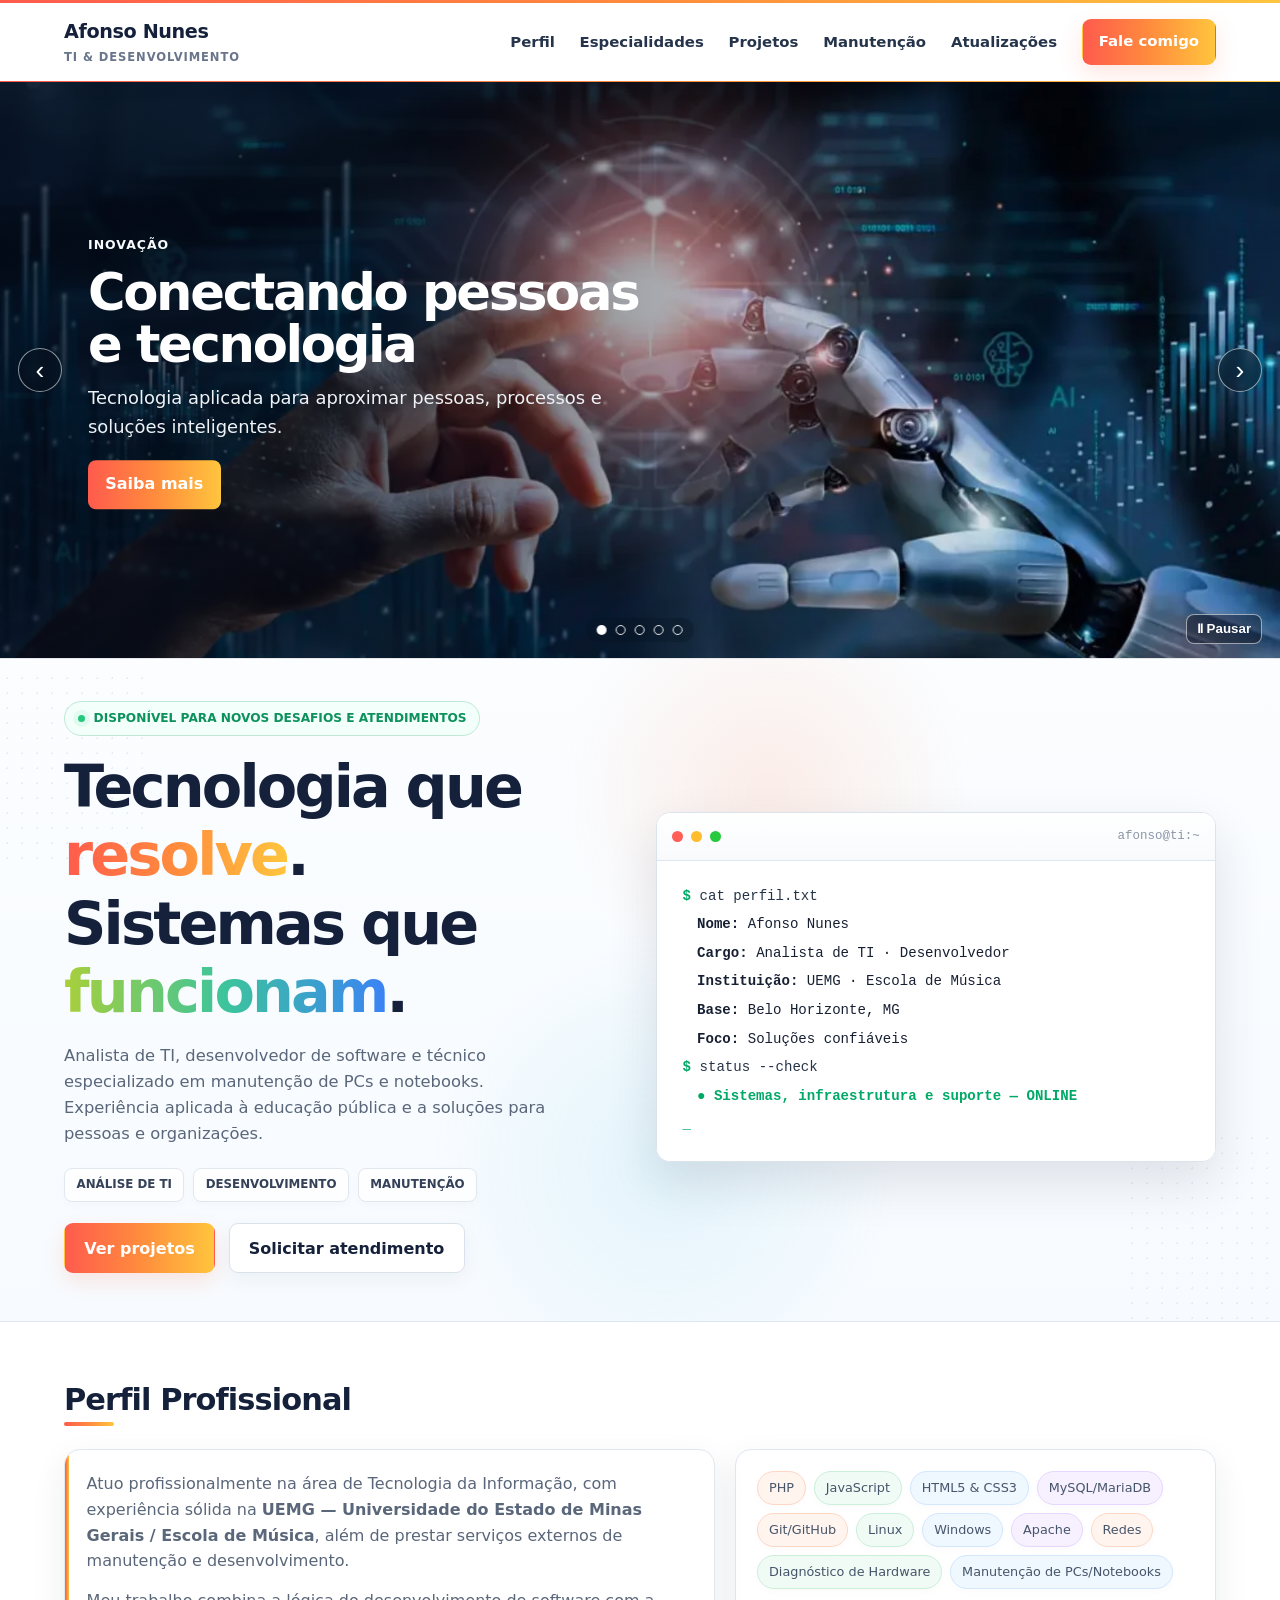
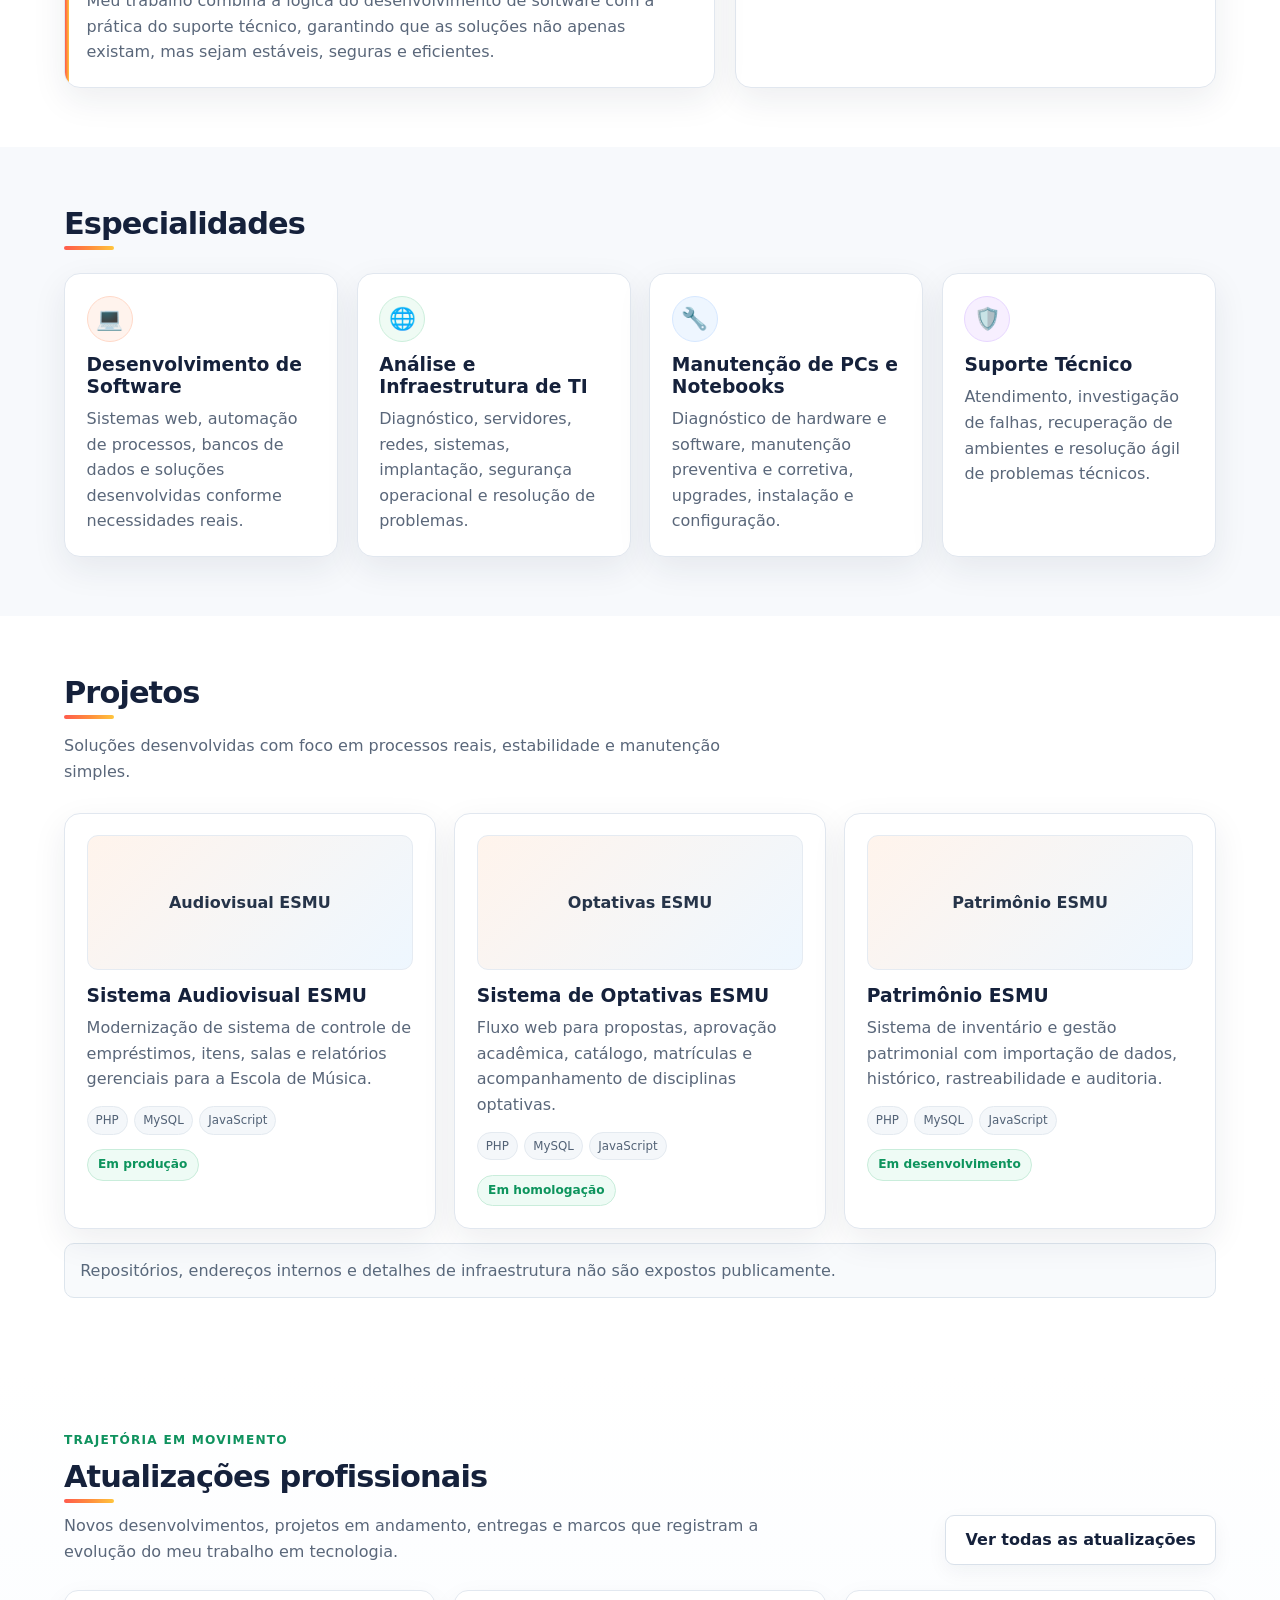
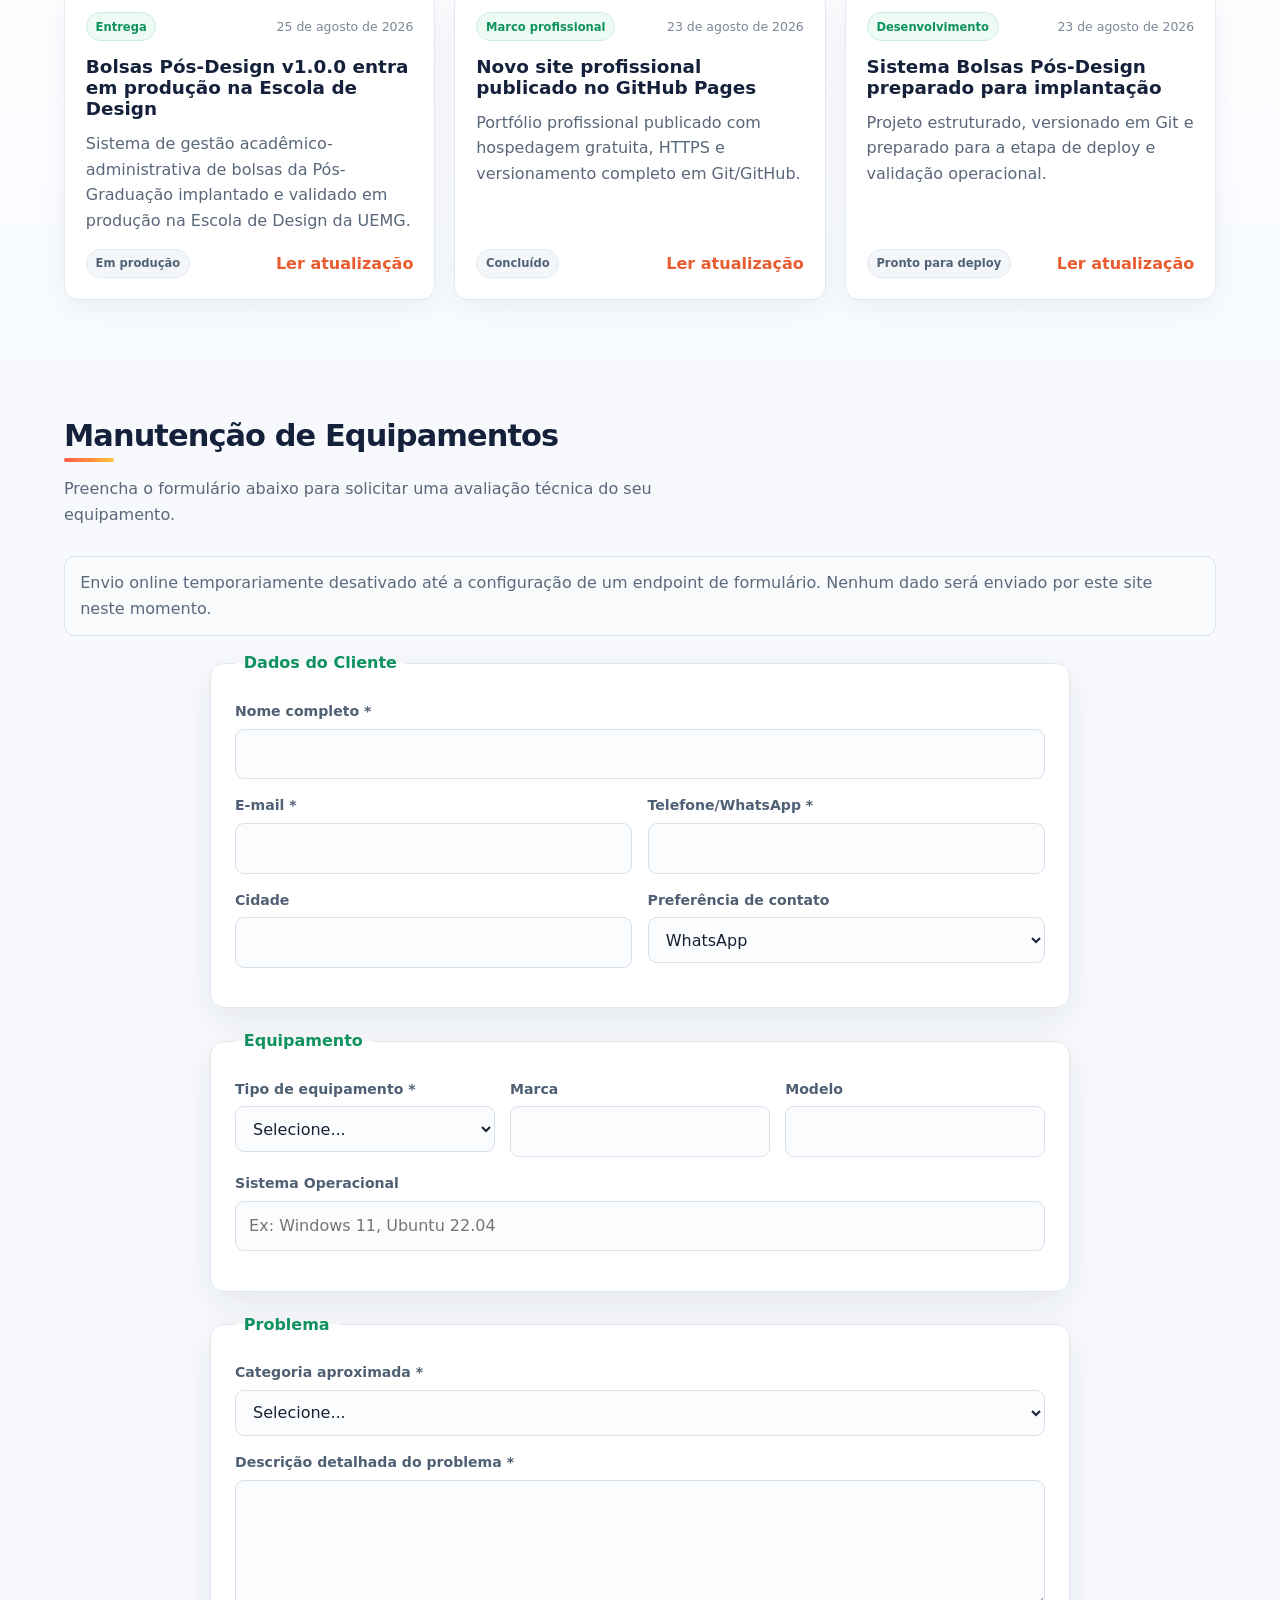
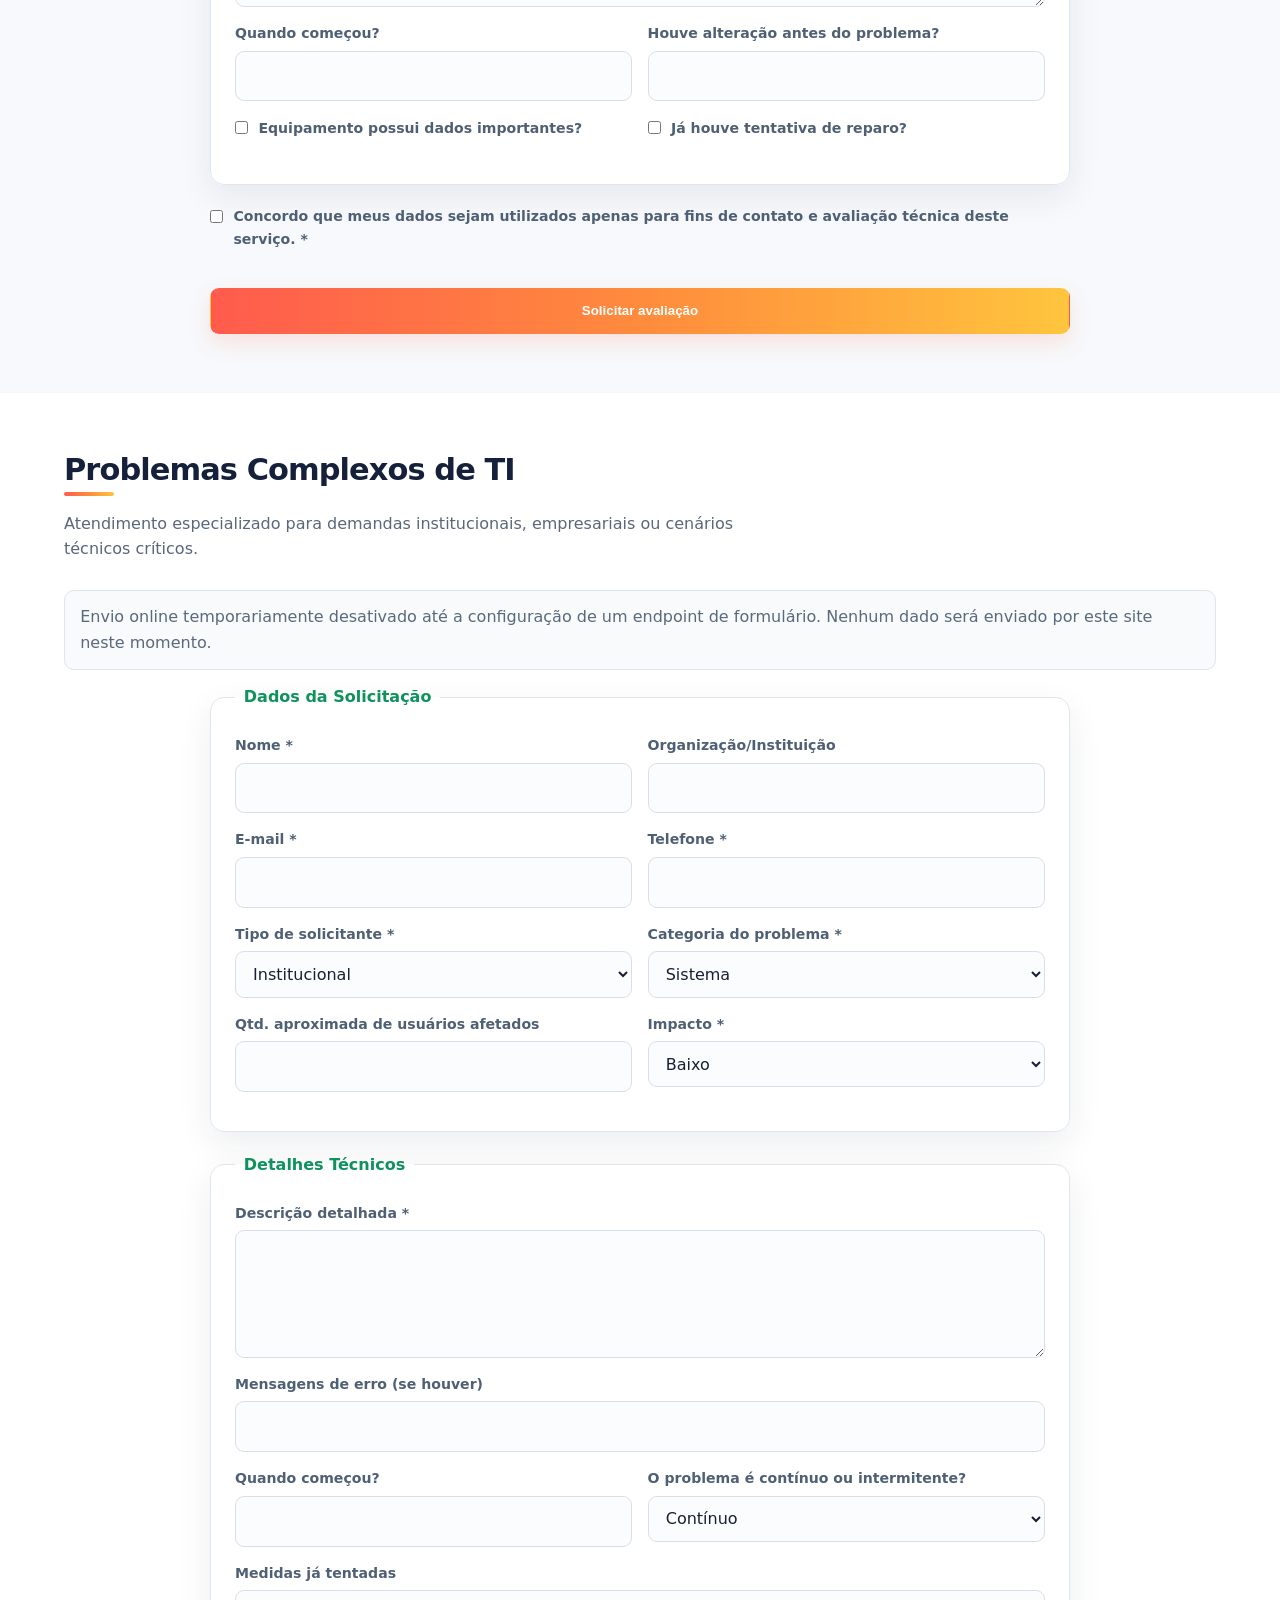
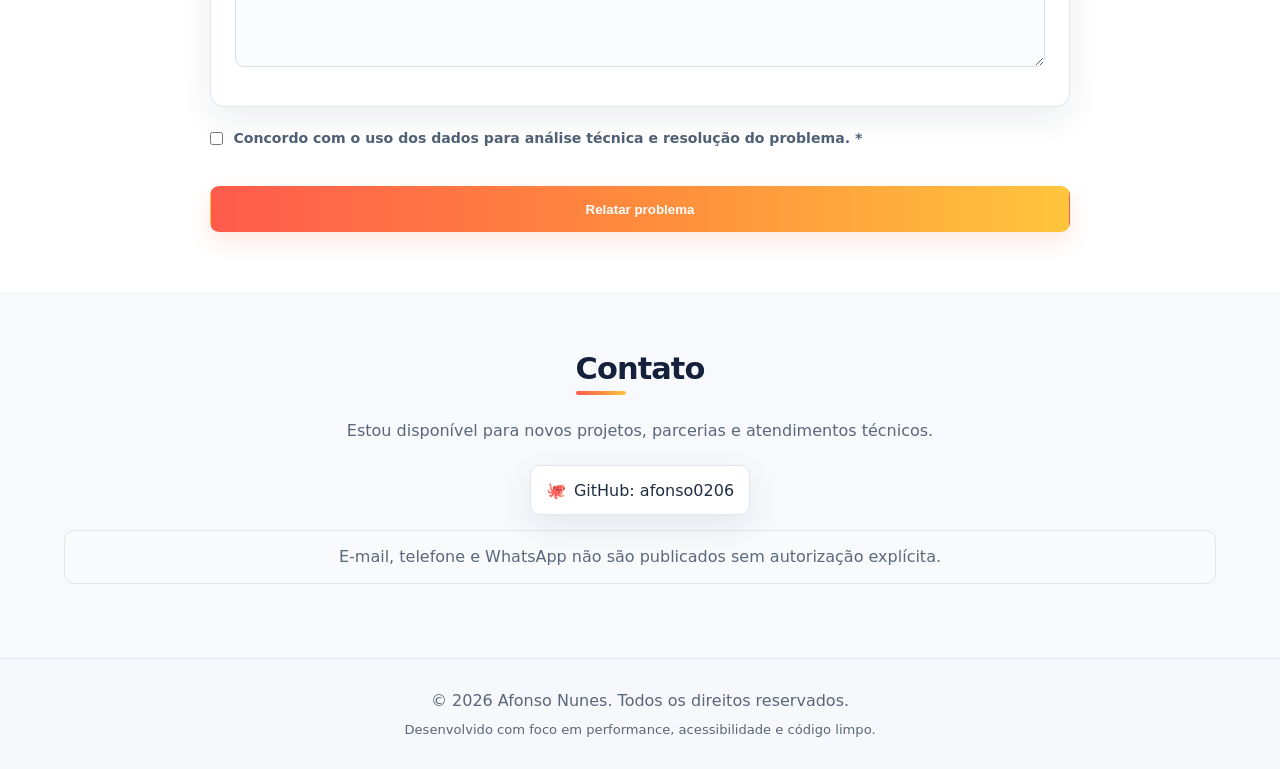
<file: index.html>
<!DOCTYPE html>
<html lang="pt-BR">
<head>
    <meta charset="UTF-8">
    <meta name="viewport" content="width=device-width, initial-scale=1.0">
    <meta name="description" content="Afonso Nunes - Analista de TI, Desenvolvedor de Software e Técnico de Manutenção. Soluções em tecnologia, sistemas e suporte na UEMG e para empresas em Belo Horizonte.">
    <meta name="keywords" content="Analista de TI, Desenvolvedor de Software, Manutenção de Computadores, UEMG, Belo Horizonte, Suporte Técnico, PHP, JavaScript">
    <meta name="author" content="Afonso Nunes">
    <meta name="theme-color" content="#121212">
    
    <!-- Open Graph / Social Media -->
    <meta property="og:title" content="Afonso Nunes | TI & Desenvolvimento">
    <meta property="og:description" content="Tecnologia que resolve. Sistemas que funcionam. Portfólio e serviços de TI.">
    <meta property="og:type" content="website">
    <meta property="og:url" content="https://afonso0206.github.io/afonso-nunes-ti/">
    <meta property="og:image" content="https://afonso0206.github.io/afonso-nunes-ti/assets/images/og-image.jpg">
    <meta property="og:image:alt" content="Afonso Nunes — TI & Desenvolvimento">
    <meta property="og:locale" content="pt_BR">
    <meta name="twitter:card" content="summary_large_image">
    <meta name="twitter:title" content="Afonso Nunes | TI & Desenvolvimento">
    <meta name="twitter:description" content="Tecnologia que resolve. Sistemas que funcionam. Portfólio e serviços de TI.">
    <meta name="twitter:image" content="https://afonso0206.github.io/afonso-nunes-ti/assets/images/og-image.jpg">

    <title>Afonso Nunes | Analista de TI & Desenvolvedor de Software</title>
    
    <link rel="canonical" href="https://afonso0206.github.io/afonso-nunes-ti/">
    <link rel="stylesheet" href="assets/css/style.css">
    <link rel="icon" type="image/svg+xml" href="favicon/favicon.svg">
    
    <!-- Schema.org JSON-LD -->
    <script type="application/ld+json">
    {
      "@context": "https://schema.org",
      "@type": "Person",
      "name": "Afonso Nunes",
      "jobTitle": "Analista de TI e Desenvolvedor de Software",
      "worksFor": {
        "@type": "Organization",
        "name": "UEMG — Universidade do Estado de Minas Gerais / Escola de Música"
      },
      "address": {
        "@type": "PostalAddress",
        "addressLocality": "Belo Horizonte",
        "addressRegion": "MG",
        "addressCountry": "BR"
      },
      "url": "https://afonso0206.github.io/afonso-nunes-ti/",
      "sameAs": [
        "https://github.com/afonso0206"
      ]
    }
    </script>
</head>
<body>
    <a href="#main-content" class="skip-link">Pular para o conteúdo principal</a>

    <header class="header">
        <div class="container header-container">
            <div class="logo">
                <span class="logo-name">Afonso Nunes</span>
                <span class="logo-role">TI & DESENVOLVIMENTO</span>
            </div>
            <button class="mobile-menu-btn" aria-expanded="false" aria-controls="main-nav" aria-label="Abrir menu de navegação">
                <span class="hamburger"></span>
            </button>
            <nav id="main-nav" class="nav">
                <ul class="nav-list">
                    <li><a href="#perfil">Perfil</a></li>
                    <li><a href="#especialidades">Especialidades</a></li>
                    <li><a href="#projetos">Projetos</a></li>
                    <li><a href="#manutencao">Manutenção</a></li>
                    <li><a href="#contato" class="btn btn-primary">Fale comigo</a></li>
                </ul>
            </nav>
        </div>
    </header>

    <main id="main-content">
        <!-- Hero Section -->
        <section class="hero" id="inicio">
            <div class="container hero-container">
                <div class="hero-content">
                    <div class="status-badge">
                        <span class="status-dot" aria-hidden="true"></span>
                        <span>DISPONÍVEL PARA NOVOS DESAFIOS E ATENDIMENTOS</span>
                    </div>
                    <h1 class="hero-title">
                        Tecnologia que <span class="gradient-warm">resolve</span>.<br>
                        Sistemas que <span class="gradient-cool">funcionam</span>.
                    </h1>
                    <p class="hero-text">
                        Analista de TI, desenvolvedor de software e técnico especializado em manutenção de PCs e notebooks. Experiência aplicada à educação pública e a soluções para pessoas e organizações.
                    </p>
                    <div class="hero-tags">
                        <span class="tag">ANÁLISE DE TI</span>
                        <span class="tag">DESENVOLVIMENTO</span>
                        <span class="tag">MANUTENÇÃO</span>
                    </div>
                    <div class="hero-buttons">
                        <a href="#projetos" class="btn btn-primary">Ver projetos</a>
                        <a href="#manutencao" class="btn btn-outline">Solicitar atendimento</a>
                    </div>
                </div>
                <div class="hero-terminal">
                    <div class="terminal-header">
                        <span class="terminal-dot red"></span>
                        <span class="terminal-dot yellow"></span>
                        <span class="terminal-dot green"></span>
                        <span class="terminal-title">afonso@ti:~</span>
                    </div>
                    <div class="terminal-body">
                        <p><span class="prompt">$</span> cat perfil.txt</p>
                        <p class="output"><strong>Nome:</strong> Afonso Nunes</p>
                        <p class="output"><strong>Cargo:</strong> Analista de TI · Desenvolvedor</p>
                        <p class="output"><strong>Instituição:</strong> UEMG · Escola de Música</p>
                        <p class="output"><strong>Base:</strong> Belo Horizonte, MG</p>
                        <p class="output"><strong>Foco:</strong> Soluções confiáveis</p>
                        <p><span class="prompt">$</span> status --check</p>
                        <p class="output success">● Sistemas, infraestrutura e suporte — ONLINE</p>
                        <p><span class="prompt blinking-cursor">_</span></p>
                    </div>
                </div>
            </div>
        </section>

        <!-- Perfil Profissional -->
        <section id="perfil" class="section">
            <div class="container">
                <h2 class="section-title">Perfil Profissional</h2>
                <div class="profile-grid">
                    <div class="profile-text">
                        <p>Atuo profissionalmente na área de Tecnologia da Informação, com experiência sólida na <strong>UEMG — Universidade do Estado de Minas Gerais / Escola de Música</strong>, além de prestar serviços externos de manutenção e desenvolvimento.</p>
                        <p>Meu trabalho combina a lógica do desenvolvimento de software com a prática do suporte técnico, garantindo que as soluções não apenas existam, mas sejam estáveis, seguras e eficientes.</p>
                    </div>
                    <div class="skills-cloud">
                        <span class="skill-tag">PHP</span>
                        <span class="skill-tag">JavaScript</span>
                        <span class="skill-tag">HTML5 & CSS3</span>
                        <span class="skill-tag">MySQL/MariaDB</span>
                        <span class="skill-tag">Git/GitHub</span>
                        <span class="skill-tag">Linux</span>
                        <span class="skill-tag">Windows</span>
                        <span class="skill-tag">Apache</span>
                        <span class="skill-tag">Redes</span>
                        <span class="skill-tag">Diagnóstico de Hardware</span>
                        <span class="skill-tag">Manutenção de PCs/Notebooks</span>
                    </div>
                </div>
            </div>
        </section>

        <!-- Especialidades -->
        <section id="especialidades" class="section bg-darker">
            <div class="container">
                <h2 class="section-title">Especialidades</h2>
                <div class="cards-grid">
                    <article class="card">
                        <div class="card-icon" aria-hidden="true">💻</div>
                        <h3>Desenvolvimento de Software</h3>
                        <p>Sistemas web, automação de processos, bancos de dados e soluções desenvolvidas conforme necessidades reais.</p>
                    </article>
                    <article class="card">
                        <div class="card-icon" aria-hidden="true">🌐</div>
                        <h3>Análise e Infraestrutura de TI</h3>
                        <p>Diagnóstico, servidores, redes, sistemas, implantação, segurança operacional e resolução de problemas.</p>
                    </article>
                    <article class="card">
                        <div class="card-icon" aria-hidden="true">🔧</div>
                        <h3>Manutenção de PCs e Notebooks</h3>
                        <p>Diagnóstico de hardware e software, manutenção preventiva e corretiva, upgrades, instalação e configuração.</p>
                    </article>
                    <article class="card">
                        <div class="card-icon" aria-hidden="true">🛡️</div>
                        <h3>Suporte Técnico</h3>
                        <p>Atendimento, investigação de falhas, recuperação de ambientes e resolução ágil de problemas técnicos.</p>
                    </article>
                </div>
            </div>
        </section>

        <!-- Projetos -->
        <section id="projetos" class="section">
            <div class="container">
                <h2 class="section-title">Projetos</h2>
                <p class="section-subtitle">Soluções desenvolvidas com foco em processos reais, estabilidade e manutenção simples.</p>
                <div class="cards-grid">
                    <article class="card project-card">
                        <div class="project-image-placeholder" role="img" aria-label="Sistema Audiovisual ESMU">Audiovisual ESMU</div>
                        <div class="card-content">
                            <h3>Sistema Audiovisual ESMU</h3>
                            <p>Modernização de sistema de controle de empréstimos, itens, salas e relatórios gerenciais para a Escola de Música.</p>
                            <div class="tech-stack">
                                <span>PHP</span><span>MySQL</span><span>JavaScript</span>
                            </div>
                            <div class="project-links">
                                <span class="status-badge-small">Em produção</span>
                            </div>
                        </div>
                    </article>

                    <article class="card project-card">
                        <div class="project-image-placeholder" role="img" aria-label="Sistema de Optativas ESMU">Optativas ESMU</div>
                        <div class="card-content">
                            <h3>Sistema de Optativas ESMU</h3>
                            <p>Fluxo web para propostas, aprovação acadêmica, catálogo, matrículas e acompanhamento de disciplinas optativas.</p>
                            <div class="tech-stack">
                                <span>PHP</span><span>MySQL</span><span>JavaScript</span>
                            </div>
                            <div class="project-links">
                                <span class="status-badge-small">Em homologação</span>
                            </div>
                        </div>
                    </article>

                    <article class="card project-card">
                        <div class="project-image-placeholder" role="img" aria-label="Sistema de Patrimônio ESMU">Patrimônio ESMU</div>
                        <div class="card-content">
                            <h3>Patrimônio ESMU</h3>
                            <p>Sistema de inventário e gestão patrimonial com importação de dados, histórico, rastreabilidade e auditoria.</p>
                            <div class="tech-stack">
                                <span>PHP</span><span>MySQL</span><span>JavaScript</span>
                            </div>
                            <div class="project-links">
                                <span class="status-badge-small">Em desenvolvimento</span>
                            </div>
                        </div>
                    </article>
                </div>
                <p class="privacy-note">Repositórios, endereços internos e detalhes de infraestrutura não são expostos publicamente.</p>
            </div>
        </section>

        <!-- Manutenção -->
        <section id="manutencao" class="section bg-darker">
            <div class="container">
                <h2 class="section-title">Manutenção de Equipamentos</h2>
                <p class="section-subtitle">Preencha o formulário abaixo para solicitar uma avaliação técnica do seu equipamento.</p>
                
                <p class="form-notice" role="status">Envio online temporariamente desativado até a configuração de um endpoint de formulário. Nenhum dado será enviado por este site neste momento.</p>
                <form class="modern-form" action="" method="POST" id="form-manutencao" data-form-disabled="true">
                    <fieldset>
                        <legend>Dados do Cliente</legend>
                        <div class="form-group">
                            <label for="m-nome">Nome completo *</label>
                            <input type="text" id="m-nome" name="nome" required autocomplete="name">
                        </div>
                        <div class="form-row">
                            <div class="form-group">
                                <label for="m-email">E-mail *</label>
                                <input type="email" id="m-email" name="email" required autocomplete="email">
                            </div>
                            <div class="form-group">
                                <label for="m-telefone">Telefone/WhatsApp *</label>
                                <input type="tel" id="m-telefone" name="telefone" required autocomplete="tel">
                            </div>
                        </div>
                        <div class="form-row">
                            <div class="form-group">
                                <label for="m-cidade">Cidade</label>
                                <input type="text" id="m-cidade" name="cidade" autocomplete="address-level2">
                            </div>
                            <div class="form-group">
                                <label for="m-contato">Preferência de contato</label>
                                <select id="m-contato" name="preferencia_contato">
                                    <option value="whatsapp">WhatsApp</option>
                                    <option value="email">E-mail</option>
                                    <option value="telefone">Ligação</option>
                                </select>
                            </div>
                        </div>
                    </fieldset>

                    <fieldset>
                        <legend>Equipamento</legend>
                        <div class="form-row">
                            <div class="form-group">
                                <label for="m-tipo">Tipo de equipamento *</label>
                                <select id="m-tipo" name="tipo_equipamento" required>
                                    <option value="">Selecione...</option>
                                    <option value="Desktop">Desktop</option>
                                    <option value="Notebook">Notebook</option>
                                    <option value="All-in-One">All-in-One</option>
                                    <option value="Outro">Outro</option>
                                </select>
                            </div>
                            <div class="form-group">
                                <label for="m-marca">Marca</label>
                                <input type="text" id="m-marca" name="marca">
                            </div>
                            <div class="form-group">
                                <label for="m-modelo">Modelo</label>
                                <input type="text" id="m-modelo" name="modelo">
                            </div>
                        </div>
                        <div class="form-group">
                            <label for="m-so">Sistema Operacional</label>
                            <input type="text" id="m-so" name="sistema_operacional" placeholder="Ex: Windows 11, Ubuntu 22.04">
                        </div>
                    </fieldset>

                    <fieldset>
                        <legend>Problema</legend>
                        <div class="form-group">
                            <label for="m-categoria">Categoria aproximada *</label>
                            <select id="m-categoria" name="categoria_problema" required>
                                <option value="">Selecione...</option>
                                <option value="Nao liga">Não liga</option>
                                <option value="Lentidao">Lentidão</option>
                                <option value="Superaquecimento">Superaquecimento</option>
                                <option value="Tela/Imagem">Tela/Imagem</option>
                                <option value="Armazenamento">Armazenamento</option>
                                <option value="Windows/Sistema">Windows/Sistema</option>
                                <option value="Virus/Malware">Vírus/Malware</option>
                                <option value="Rede/Internet">Rede/Internet</option>
                                <option value="Upgrade">Upgrade</option>
                                <option value="Backup/Recuperacao">Backup/Recuperação</option>
                                <option value="Outro">Outro</option>
                            </select>
                        </div>
                        <div class="form-group">
                            <label for="m-descricao">Descrição detalhada do problema *</label>
                            <textarea id="m-descricao" name="descricao" rows="4" required></textarea>
                        </div>
                        <div class="form-row">
                            <div class="form-group">
                                <label for="m-inicio">Quando começou?</label>
                                <input type="text" id="m-inicio" name="quando_comecou">
                            </div>
                            <div class="form-group">
                                <label for="m-alteracao">Houve alteração antes do problema?</label>
                                <input type="text" id="m-alteracao" name="alteracao_anterior">
                            </div>
                        </div>
                        <div class="form-row">
                            <div class="form-group checkbox-group">
                                <input type="checkbox" id="m-dados" name="possui_dados_importantes" value="sim">
                                <label for="m-dados">Equipamento possui dados importantes?</label>
                            </div>
                            <div class="form-group checkbox-group">
                                <input type="checkbox" id="m-reparo" name="tentativa_reparo_anterior" value="sim">
                                <label for="m-reparo">Já houve tentativa de reparo?</label>
                            </div>
                        </div>
                    </fieldset>

                    <div class="form-group privacy-check">
                        <input type="checkbox" id="m-consentimento" name="consentimento" required>
                        <label for="m-consentimento">Concordo que meus dados sejam utilizados apenas para fins de contato e avaliação técnica deste serviço. *</label>
                    </div>

                    <button type="submit" class="btn btn-primary btn-full">Solicitar avaliação</button>
                </form>
            </div>
        </section>

        <!-- Problemas Complexos -->
        <section id="problemas-complexos" class="section">
            <div class="container">
                <h2 class="section-title">Problemas Complexos de TI</h2>
                <p class="section-subtitle">Atendimento especializado para demandas institucionais, empresariais ou cenários técnicos críticos.</p>
                
                <p class="form-notice" role="status">Envio online temporariamente desativado até a configuração de um endpoint de formulário. Nenhum dado será enviado por este site neste momento.</p>
                <form class="modern-form" action="" method="POST" id="form-complexo" data-form-disabled="true">
                    <fieldset>
                        <legend>Dados da Solicitação</legend>
                        <div class="form-row">
                            <div class="form-group">
                                <label for="c-nome">Nome *</label>
                                <input type="text" id="c-nome" name="nome" required>
                            </div>
                            <div class="form-group">
                                <label for="c-org">Organização/Instituição</label>
                                <input type="text" id="c-org" name="organizacao">
                            </div>
                        </div>
                        <div class="form-row">
                            <div class="form-group">
                                <label for="c-email">E-mail *</label>
                                <input type="email" id="c-email" name="email" required>
                            </div>
                            <div class="form-group">
                                <label for="c-telefone">Telefone *</label>
                                <input type="tel" id="c-telefone" name="telefone" required>
                            </div>
                        </div>
                        <div class="form-row">
                            <div class="form-group">
                                <label for="c-tipo">Tipo de solicitante *</label>
                                <select id="c-tipo" name="tipo_solicitante" required>
                                    <option value="Institucional">Institucional</option>
                                    <option value="Empresa">Empresa</option>
                                    <option value="Profissional">Profissional</option>
                                    <option value="Particular">Particular</option>
                                </select>
                            </div>
                            <div class="form-group">
                                <label for="c-categoria">Categoria do problema *</label>
                                <select id="c-categoria" name="categoria" required>
                                    <option value="Sistema">Sistema</option>
                                    <option value="Aplicacao">Aplicação</option>
                                    <option value="Servidor">Servidor</option>
                                    <option value="Rede">Rede</option>
                                    <option value="Banco de Dados">Banco de Dados</option>
                                    <option value="Computador">Computador</option>
                                    <option value="Impressora">Impressora</option>
                                    <option value="Integracao">Integração</option>
                                    <option value="Seguranca">Segurança</option>
                                    <option value="Outro">Outro</option>
                                </select>
                            </div>
                        </div>
                        <div class="form-row">
                            <div class="form-group">
                                <label for="c-usuarios">Qtd. aproximada de usuários afetados</label>
                                <input type="number" id="c-usuarios" name="usuarios_afetados" min="1">
                            </div>
                            <div class="form-group">
                                <label for="c-impacto">Impacto *</label>
                                <select id="c-impacto" name="impacto" required>
                                    <option value="Baixo">Baixo</option>
                                    <option value="Médio">Médio</option>
                                    <option value="Alto">Alto</option>
                                    <option value="Crítico">Crítico</option>
                                </select>
                            </div>
                        </div>
                    </fieldset>

                    <fieldset>
                        <legend>Detalhes Técnicos</legend>
                        <div class="form-group">
                            <label for="c-descricao">Descrição detalhada *</label>
                            <textarea id="c-descricao" name="descricao" rows="4" required></textarea>
                        </div>
                        <div class="form-group">
                            <label for="c-erro">Mensagens de erro (se houver)</label>
                            <input type="text" id="c-erro" name="mensagem_erro">
                        </div>
                        <div class="form-row">
                            <div class="form-group">
                                <label for="c-inicio">Quando começou?</label>
                                <input type="text" id="c-inicio" name="quando_comecou">
                            </div>
                            <div class="form-group">
                                <label for="c-frequencia">O problema é contínuo ou intermitente?</label>
                                <select id="c-frequencia" name="frequencia">
                                    <option value="Continuo">Contínuo</option>
                                    <option value="Intermitente">Intermitente</option>
                                </select>
                            </div>
                        </div>
                        <div class="form-group">
                            <label for="c-medidas">Medidas já tentadas</label>
                            <textarea id="c-medidas" name="medidas_tentadas" rows="2"></textarea>
                        </div>
                    </fieldset>

                    <div class="form-group privacy-check">
                        <input type="checkbox" id="c-consentimento" name="consentimento" required>
                        <label for="c-consentimento">Concordo com o uso dos dados para análise técnica e resolução do problema. *</label>
                    </div>

                    <button type="submit" class="btn btn-primary btn-full">Relatar problema</button>
                </form>
            </div>
        </section>

        <!-- Contato -->
        <section id="contato" class="section bg-darker">
            <div class="container contact-container">
                <h2 class="section-title">Contato</h2>
                <p>Estou disponível para novos projetos, parcerias e atendimentos técnicos.</p>
                <div class="contact-links">
                    <a href="https://github.com/afonso0206" target="_blank" rel="noopener noreferrer" class="contact-item">
                        <span class="contact-icon" aria-hidden="true">🐙</span>
                        <span>GitHub: afonso0206</span>
                    </a>
                </div>
                <p class="privacy-note">E-mail, telefone e WhatsApp não são publicados sem autorização explícita.</p>
            </div>
        </section>
    </main>

    <footer class="footer">
        <div class="container">
            <p>&copy; <span id="year"></span> Afonso Nunes. Todos os direitos reservados.</p>
            <p class="footer-note">Desenvolvido com foco em performance, acessibilidade e código limpo.</p>
        </div>
    </footer>

    <script src="assets/js/app.js"></script>
</body>
</html>
</file>
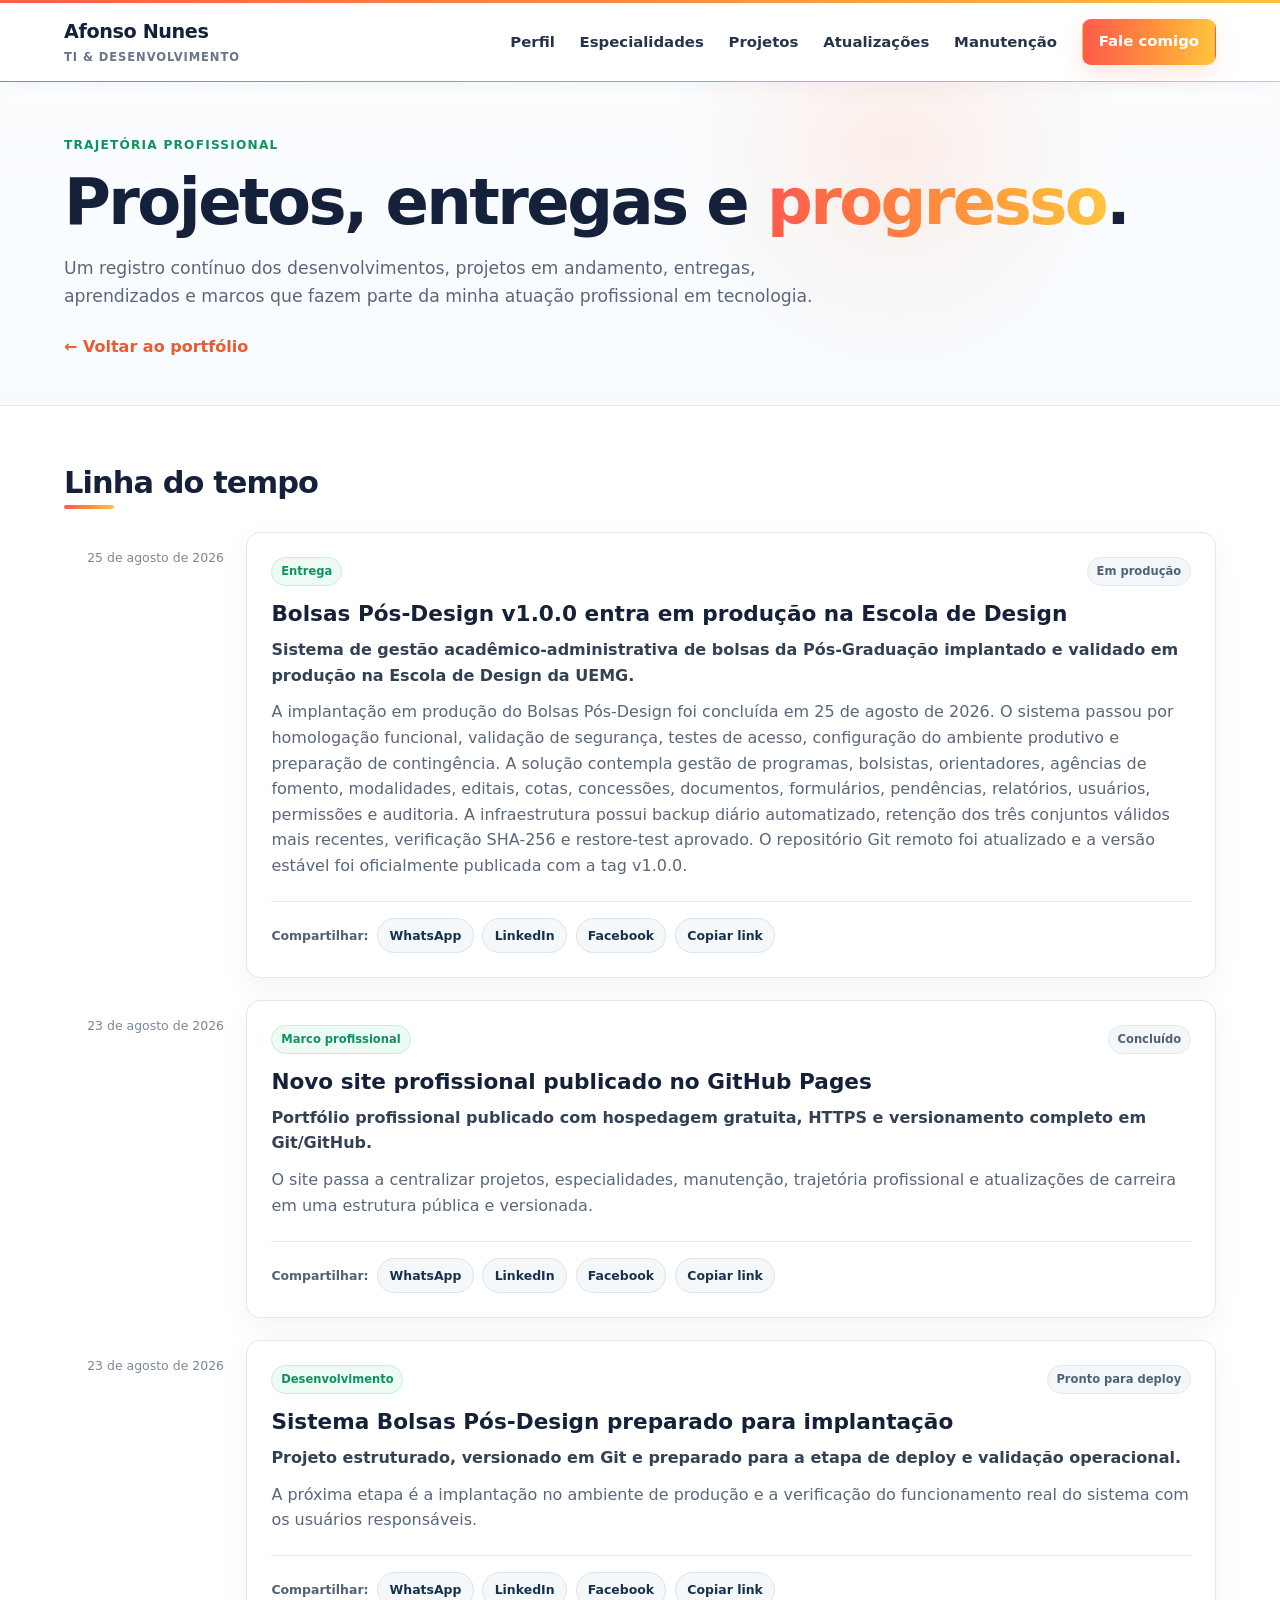
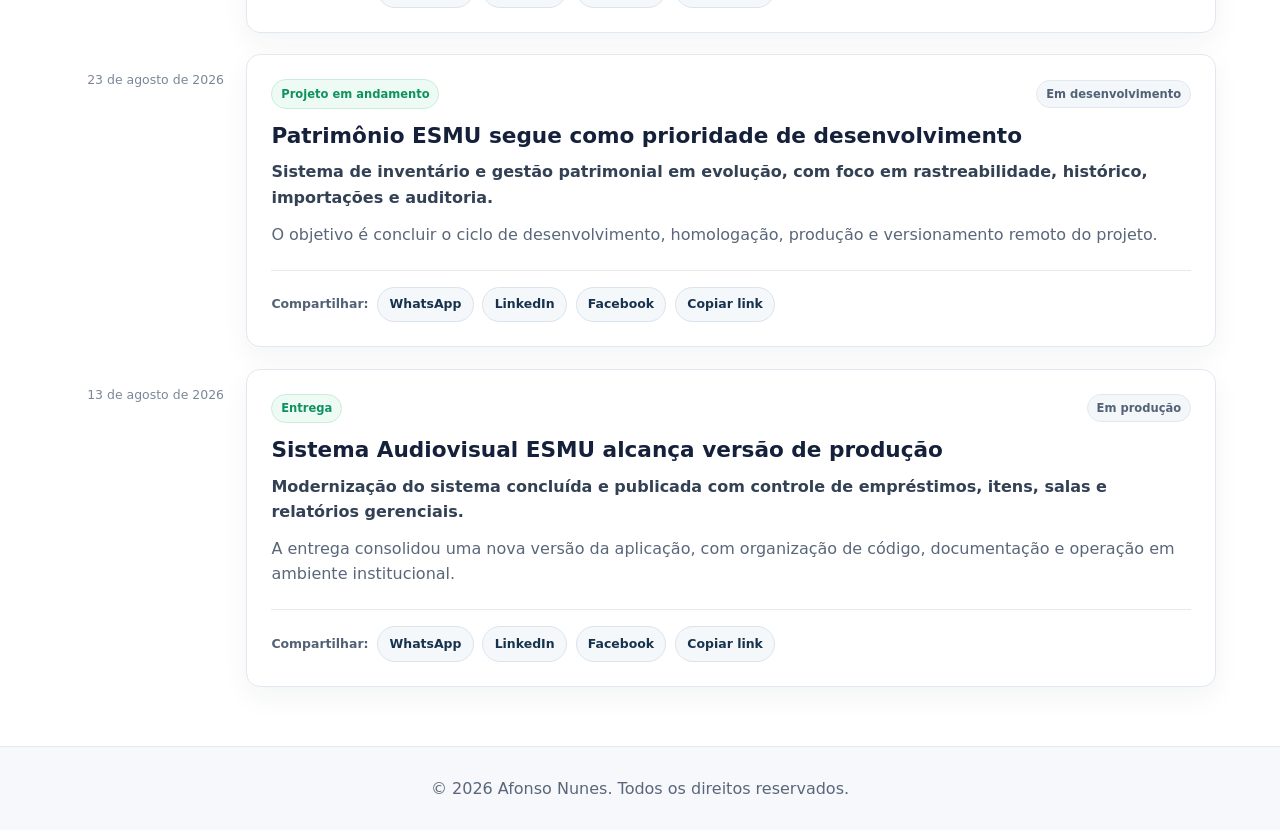
<file: noticias.html>
<!DOCTYPE html><html lang="pt-BR"><head><meta charset="UTF-8"><meta name="viewport" content="width=device-width,initial-scale=1"><meta name="description" content="Atualizações profissionais, projetos, desenvolvimento de sistemas, suporte e tecnologia de Afonso Nunes em Belo Horizonte."><meta name="author" content="Afonso Nunes"><meta name="theme-color" content="#f7f9fc"><meta name="robots" content="index,follow,max-image-preview:large"><meta property="og:title" content="Atualizações Profissionais | Afonso Nunes"><meta property="og:description" content="Projetos, entregas e progresso profissional em tecnologia, desenvolvimento de sistemas e suporte de TI."><meta property="og:type" content="website"><meta property="og:url" content="https://afonso0206.github.io/afonso.nunes-ti/noticias.html"><meta property="og:locale" content="pt_BR"><meta name="twitter:card" content="summary"><title>Atualizações Profissionais | Afonso Nunes</title><link rel="canonical" href="https://afonso0206.github.io/afonso.nunes-ti/noticias.html"><link rel="stylesheet" href="assets/css/style.css"><link rel="stylesheet" href="assets/css/noticias.css?v=20260823-2"><link rel="icon" type="image/svg+xml" href="favicon/favicon.svg"><script type="application/ld+json">{"@context":"https://schema.org","@type":"CollectionPage","name":"Atualizações Profissionais | Afonso Nunes","description":"Projetos, entregas e progresso profissional em tecnologia.","url":"https://afonso0206.github.io/afonso.nunes-ti/noticias.html","isPartOf":{"@type":"WebSite","name":"Afonso Nunes - TI & Desenvolvimento","url":"https://afonso0206.github.io/afonso.nunes-ti/"}}</script></head><body><a href="#main-content" class="skip-link">Pular para o conteúdo principal</a><header class="header"><div class="container header-container"><a class="logo" href="index.html" style="text-decoration:none"><span class="logo-name">Afonso Nunes</span><span class="logo-role">TI & DESENVOLVIMENTO</span></a><button class="mobile-menu-btn" aria-expanded="false" aria-controls="main-nav" aria-label="Abrir menu de navegação"><span class="hamburger"></span></button><nav id="main-nav" class="nav"><ul class="nav-list"><li><a href="index.html#perfil">Perfil</a></li><li><a href="index.html#especialidades">Especialidades</a></li><li><a href="index.html#projetos">Projetos</a></li><li><a href="noticias.html" aria-current="page">Atualizações</a></li><li><a href="index.html#manutencao">Manutenção</a></li><li><a href="index.html#contato" class="btn btn-primary">Fale comigo</a></li></ul></nav></div></header><main id="main-content"><section class="news-page-hero"><div class="container"><span class="section-eyebrow">TRAJETÓRIA PROFISSIONAL</span><h1>Projetos, entregas e <span class="gradient-warm">progresso</span>.</h1><p>Um registro contínuo dos desenvolvimentos, projetos em andamento, entregas, aprendizados e marcos que fazem parte da minha atuação profissional em tecnologia.</p><a class="news-back" href="index.html">← Voltar ao portfólio</a></div></section><section class="section"><div class="container"><h2 class="section-title">Linha do tempo</h2><div id="noticias-lista" class="timeline" aria-live="polite"><p class="news-loading">Carregando atualizações...</p></div></div></section></main><footer class="footer"><div class="container"><p>&copy; <span id="current-year"></span> Afonso Nunes. Todos os direitos reservados.</p></div></footer><script src="assets/js/noticias.js?v=20260823-2"></script><script src="assets/js/app.js"></script></body></html>
</file>
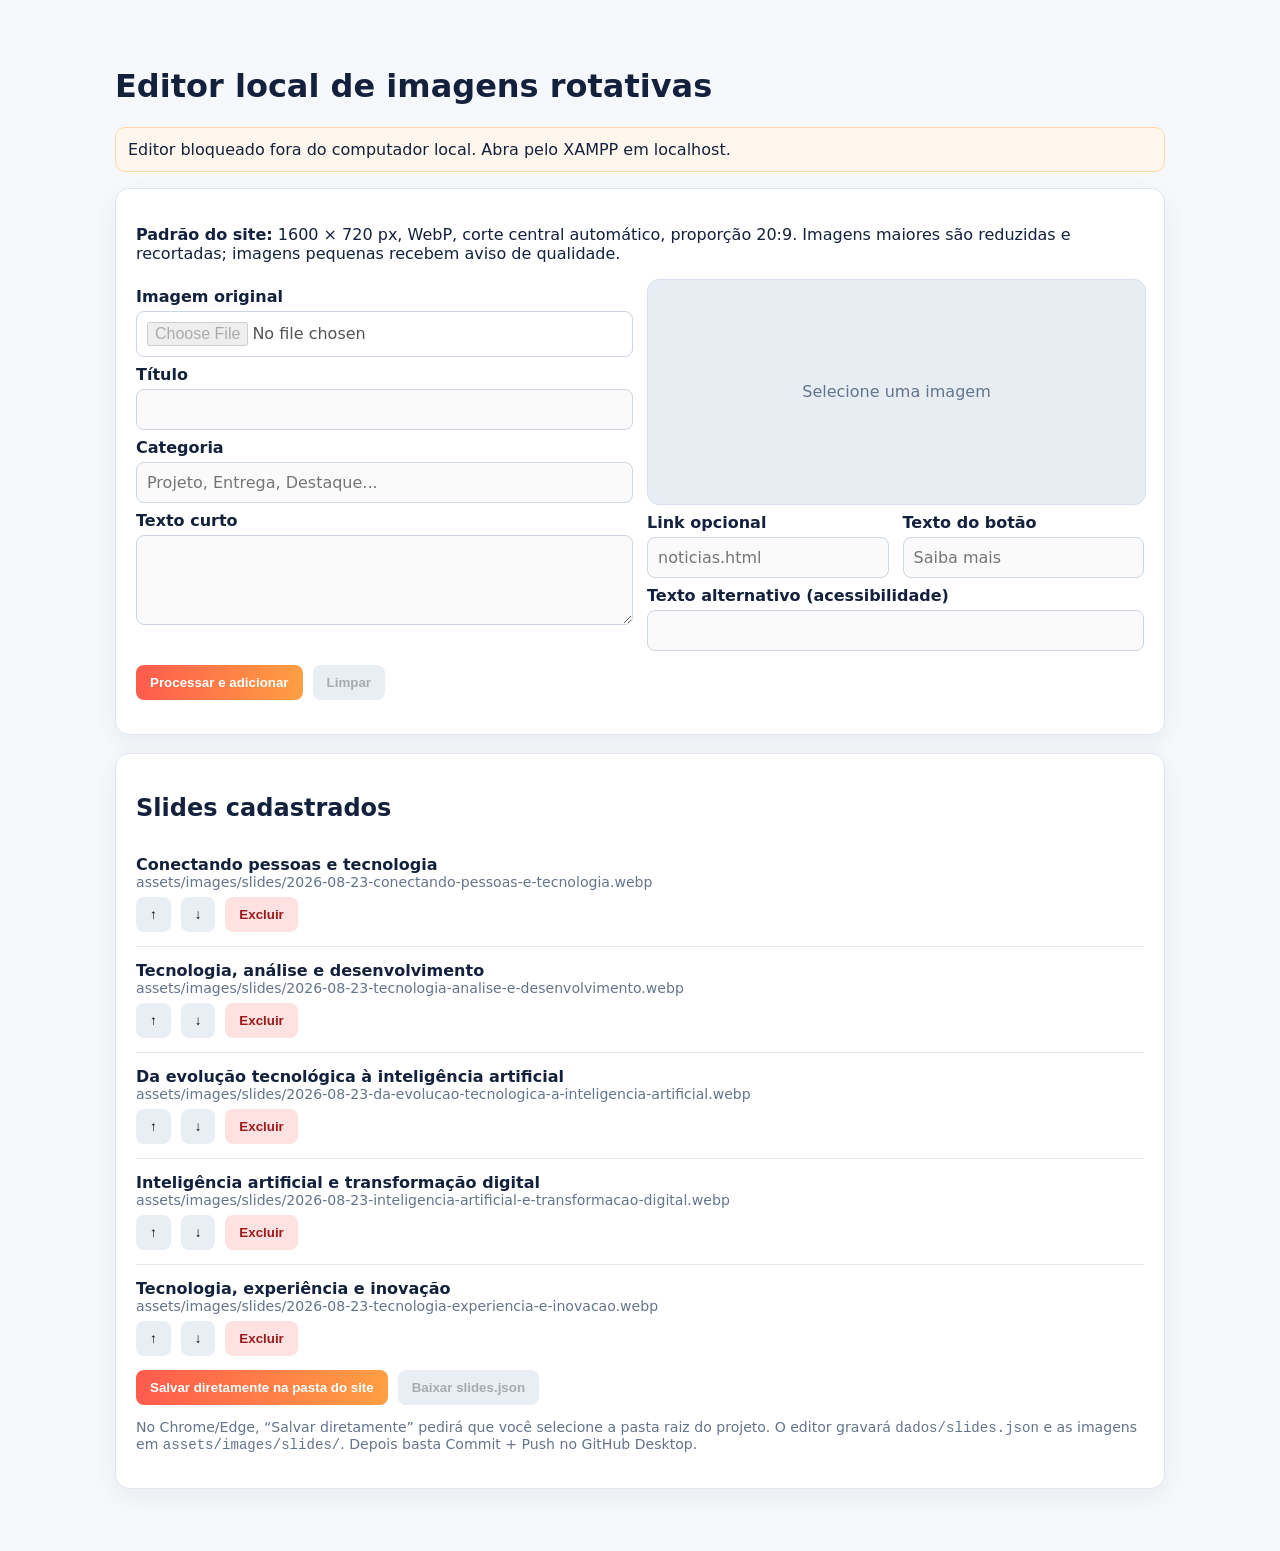
<file: tools/editor-imagens.html>
<!DOCTYPE html><html lang="pt-BR"><head><meta charset="UTF-8"><meta name="viewport" content="width=device-width,initial-scale=1"><meta name="robots" content="noindex,nofollow"><title>Editor local de imagens</title><style>body{font-family:Segoe UI,system-ui;background:#f6f8fb;color:#14213d;margin:0}.wrap{max-width:1050px;margin:28px auto;padding:18px}.card{background:#fff;border:1px solid #dfe6ee;border-radius:14px;padding:20px;margin-bottom:18px;box-shadow:0 8px 24px rgba(20,33,61,.06)}.grid{display:grid;grid-template-columns:1fr 1fr;gap:14px}label{display:block;font-weight:700;margin:8px 0 5px}input,textarea{width:100%;box-sizing:border-box;padding:10px;border:1px solid #ccd6e1;border-radius:8px;font:inherit}textarea{min-height:90px}button{padding:10px 14px;border:0;border-radius:8px;font-weight:700;cursor:pointer}.primary{background:linear-gradient(90deg,#ff5b4d,#ff9f43);color:#fff}.secondary{background:#e9eef5}.danger{background:#fee2e2;color:#991b1b}.actions{display:flex;gap:10px;flex-wrap:wrap}.notice{background:#fff7ed;border:1px solid #fed7aa;padding:12px;border-radius:10px}.ok{background:#effbf4;border-color:#bfe9d5;color:#126b49}.preview{width:100%;aspect-ratio:20/9;background:#e8edf4;border:1px solid #d7e0ea;border-radius:12px;overflow:hidden;display:flex;align-items:center;justify-content:center;color:#64748b;position:relative}.preview img{width:100%;height:100%;object-fit:cover;display:block}.preview-label{position:absolute;left:10px;bottom:10px;background:rgba(10,20,40,.72);color:#fff;padding:5px 8px;border-radius:999px;font-size:.75rem}.item{border-top:1px solid #e5e7eb;padding:14px 0}.item:first-child{border-top:0}.meta{font-size:.88rem;color:#64748b}.warning{color:#9a6700;font-weight:700}@media(max-width:720px){.grid{grid-template-columns:1fr}}</style></head><body><div class="wrap"><h1>Editor local de imagens rotativas</h1><p class="notice" id="guard"></p><div class="card"><p><strong>Padrão do site:</strong> 1600 × 720 px, WebP, corte central automático, proporção 20:9. Imagens maiores são reduzidas e recortadas; imagens pequenas recebem aviso de qualidade.</p><div class="grid"><div><label>Imagem original</label><input id="arquivo" type="file" accept="image/jpeg,image/png,image/webp"><label>Título</label><input id="titulo"><label>Categoria</label><input id="categoria" placeholder="Projeto, Entrega, Destaque..."><label>Texto curto</label><textarea id="resumo"></textarea></div><div><div class="preview" id="preview">Selecione uma imagem</div><div class="grid"><div><label>Link opcional</label><input id="link" placeholder="noticias.html"></div><div><label>Texto do botão</label><input id="botao" placeholder="Saiba mais"></div></div><label>Texto alternativo (acessibilidade)</label><input id="alt"></div></div><div class="actions" style="margin-top:14px"><button class="primary" id="processar">Processar e adicionar</button><button class="secondary" id="limpar">Limpar</button></div><p id="status" class="meta" style="margin-top:10px"></p></div><div class="card"><h2>Slides cadastrados</h2><div id="lista"></div><div class="actions"><button class="primary" id="salvarPasta">Salvar diretamente na pasta do site</button><button class="secondary" id="baixarJson">Baixar slides.json</button></div><p class="meta">No Chrome/Edge, “Salvar diretamente” pedirá que você selecione a pasta raiz do projeto. O editor gravará <code>dados/slides.json</code> e as imagens em <code>assets/images/slides/</code>. Depois basta Commit + Push no GitHub Desktop.</p></div></div><script>const remote=!['localhost','127.0.0.1'].includes(location.hostname),$=id=>document.getElementById(id);let slides=[],pendingFiles=new Map(),previewUrl=null,currentFile=null,currentBitmap=null;$('guard').textContent=remote?'Editor bloqueado fora do computador local. Abra pelo XAMPP em localhost.':'Editor local ativo. As imagens são padronizadas automaticamente para 1600×720 WebP.';if(remote)document.querySelectorAll('button,input,textarea').forEach(x=>x.disabled=true);async function load(){try{slides=await(await fetch('../dados/slides.json?'+Date.now())).json()}catch(e){slides=[]}render()}function slug(s){return s.toLowerCase().normalize('NFD').replace(/[\u0300-\u036f]/g,'').replace(/[^a-z0-9]+/g,'-').replace(/^-|-$/g,'').slice(0,60)}function render(){$('lista').innerHTML=slides.map((s,i)=>`<div class="item"><strong>${s.titulo||'Sem título'}</strong><div class="meta">${s.imagem}</div><div class="actions" style="margin-top:7px"><button class="secondary" onclick="move(${i},-1)">↑</button><button class="secondary" onclick="move(${i},1)">↓</button><button class="danger" onclick="del(${i})">Excluir</button></div></div>`).join('')||'<p>Nenhum slide publicado.</p>'}window.del=i=>{slides.splice(i,1);render()};window.move=(i,d)=>{const j=i+d;if(j<0||j>=slides.length)return;[slides[i],slides[j]]=[slides[j],slides[i]];render()};function revokePreview(){if(previewUrl){URL.revokeObjectURL(previewUrl);previewUrl=null}}async function bitmapFromFile(file){if('createImageBitmap'in window)return await createImageBitmap(file);return await new Promise((resolve,reject)=>{const u=URL.createObjectURL(file),img=new Image();img.onload=()=>{URL.revokeObjectURL(u);resolve(img)};img.onerror=()=>{URL.revokeObjectURL(u);reject(new Error('Não foi possível ler a imagem.'))};img.src=u})}async function buildCroppedBlob(file,quality=.84){const img=await bitmapFromFile(file),cw=1600,ch=720,canvas=document.createElement('canvas');canvas.width=cw;canvas.height=ch;const ctx=canvas.getContext('2d',{alpha:false});if(!ctx)throw new Error('Canvas não disponível no navegador.');const iw=img.width||img.naturalWidth,ih=img.height||img.naturalHeight,scale=Math.max(cw/iw,ch/ih),sw=cw/scale,sh=ch/scale,sx=(iw-sw)/2,sy=(ih-sh)/2;ctx.drawImage(img,sx,sy,sw,sh,0,0,cw,ch);if(img.close)img.close();return await new Promise((resolve,reject)=>canvas.toBlob(b=>b?resolve(b):reject(new Error('Falha ao gerar WebP.')),'image/webp',quality))}async function showPreview(file){revokePreview();$('preview').textContent='Gerando prévia 1600×720...';try{const blob=await buildCroppedBlob(file,.82);previewUrl=URL.createObjectURL(blob);$('preview').innerHTML=`<img src="${previewUrl}" alt="Prévia do corte 1600 por 720"><span class="preview-label">Prévia final 1600×720</span>`;return blob}catch(e){$('preview').textContent='Não foi possível gerar a prévia';$('status').textContent='Erro de prévia: '+e.message;throw e}}$('arquivo').onchange=async()=>{const f=$('arquivo').files[0];currentFile=f||null;if(!f){revokePreview();$('preview').textContent='Selecione uma imagem';$('status').textContent='';return}try{const probe=await bitmapFromFile(f),w=probe.width||probe.naturalWidth,h=probe.height||probe.naturalHeight;if(probe.close)probe.close();const min=w<1200||h<540;$('status').innerHTML=`Original: ${w}×${h}${min?' — <span class="warning">AVISO: resolução abaixo do recomendado; haverá ampliação.</span>':''}`;await showPreview(f)}catch(e){$('status').textContent='Erro ao carregar a imagem: '+e.message;$('preview').textContent='Imagem inválida ou não suportada'}};$('processar').onclick=async()=>{if(remote)return;const f=$('arquivo').files[0],title=$('titulo').value.trim();if(!f||!title)return alert('Selecione uma imagem e informe o título.');if(!previewUrl)return alert('A prévia ainda não foi gerada. Selecione novamente a imagem antes de processar.');try{const processedBlob=await buildCroppedBlob(f,.84),processedName=`${new Date().toISOString().slice(0,10)}-${slug(title)||'slide'}.webp`;pendingFiles.set(processedName,processedBlob);slides.push({imagem:`assets/images/slides/${processedName}`,titulo:title,categoria:$('categoria').value.trim(),resumo:$('resumo').value.trim(),link:$('link').value.trim(),botao:$('botao').value.trim()||'Saiba mais',alt:$('alt').value.trim()||title});$('status').textContent=`Adicionado: 1600×720 WebP · ${(processedBlob.size/1024).toFixed(0)} KB`;render()}catch(e){alert('Não foi possível processar a imagem: '+e.message)}};$('limpar').onclick=()=>{['titulo','categoria','resumo','link','botao','alt'].forEach(id=>$(id).value='');$('arquivo').value='';currentFile=null;revokePreview();$('preview').textContent='Selecione uma imagem';$('status').textContent=''};$('baixarJson').onclick=()=>{const b=new Blob([JSON.stringify(slides,null,2)+'\n'],{type:'application/json'}),a=document.createElement('a');a.href=URL.createObjectURL(b);a.download='slides.json';a.click();setTimeout(()=>URL.revokeObjectURL(a.href),1500)};async function subdir(root,names,create){let d=root;for(const n of names)d=await d.getDirectoryHandle(n,{create});return d}$('salvarPasta').onclick=async()=>{if(!window.showDirectoryPicker)return alert('Seu navegador não permite gravação direta. Use Chrome ou Edge, ou baixe os arquivos manualmente.');try{const root=await showDirectoryPicker({mode:'readwrite'}),dados=await subdir(root,['dados'],true),assets=await subdir(root,['assets','images','slides'],true);for(const [name,blob] of pendingFiles){const h=await assets.getFileHandle(name,{create:true}),w=await h.createWritable();await w.write(blob);await w.close()}const jh=await dados.getFileHandle('slides.json',{create:true}),jw=await jh.createWritable();await jw.write(JSON.stringify(slides,null,2)+'\n');await jw.close();$('guard').textContent='Arquivos salvos diretamente no projeto. Abra o GitHub Desktop, confira as alterações, faça Commit e Push.';$('guard').classList.add('ok');pendingFiles.clear()}catch(e){if(e.name!=='AbortError')alert('Não foi possível salvar: '+e.message)}};load();</script></body></html>
</file>
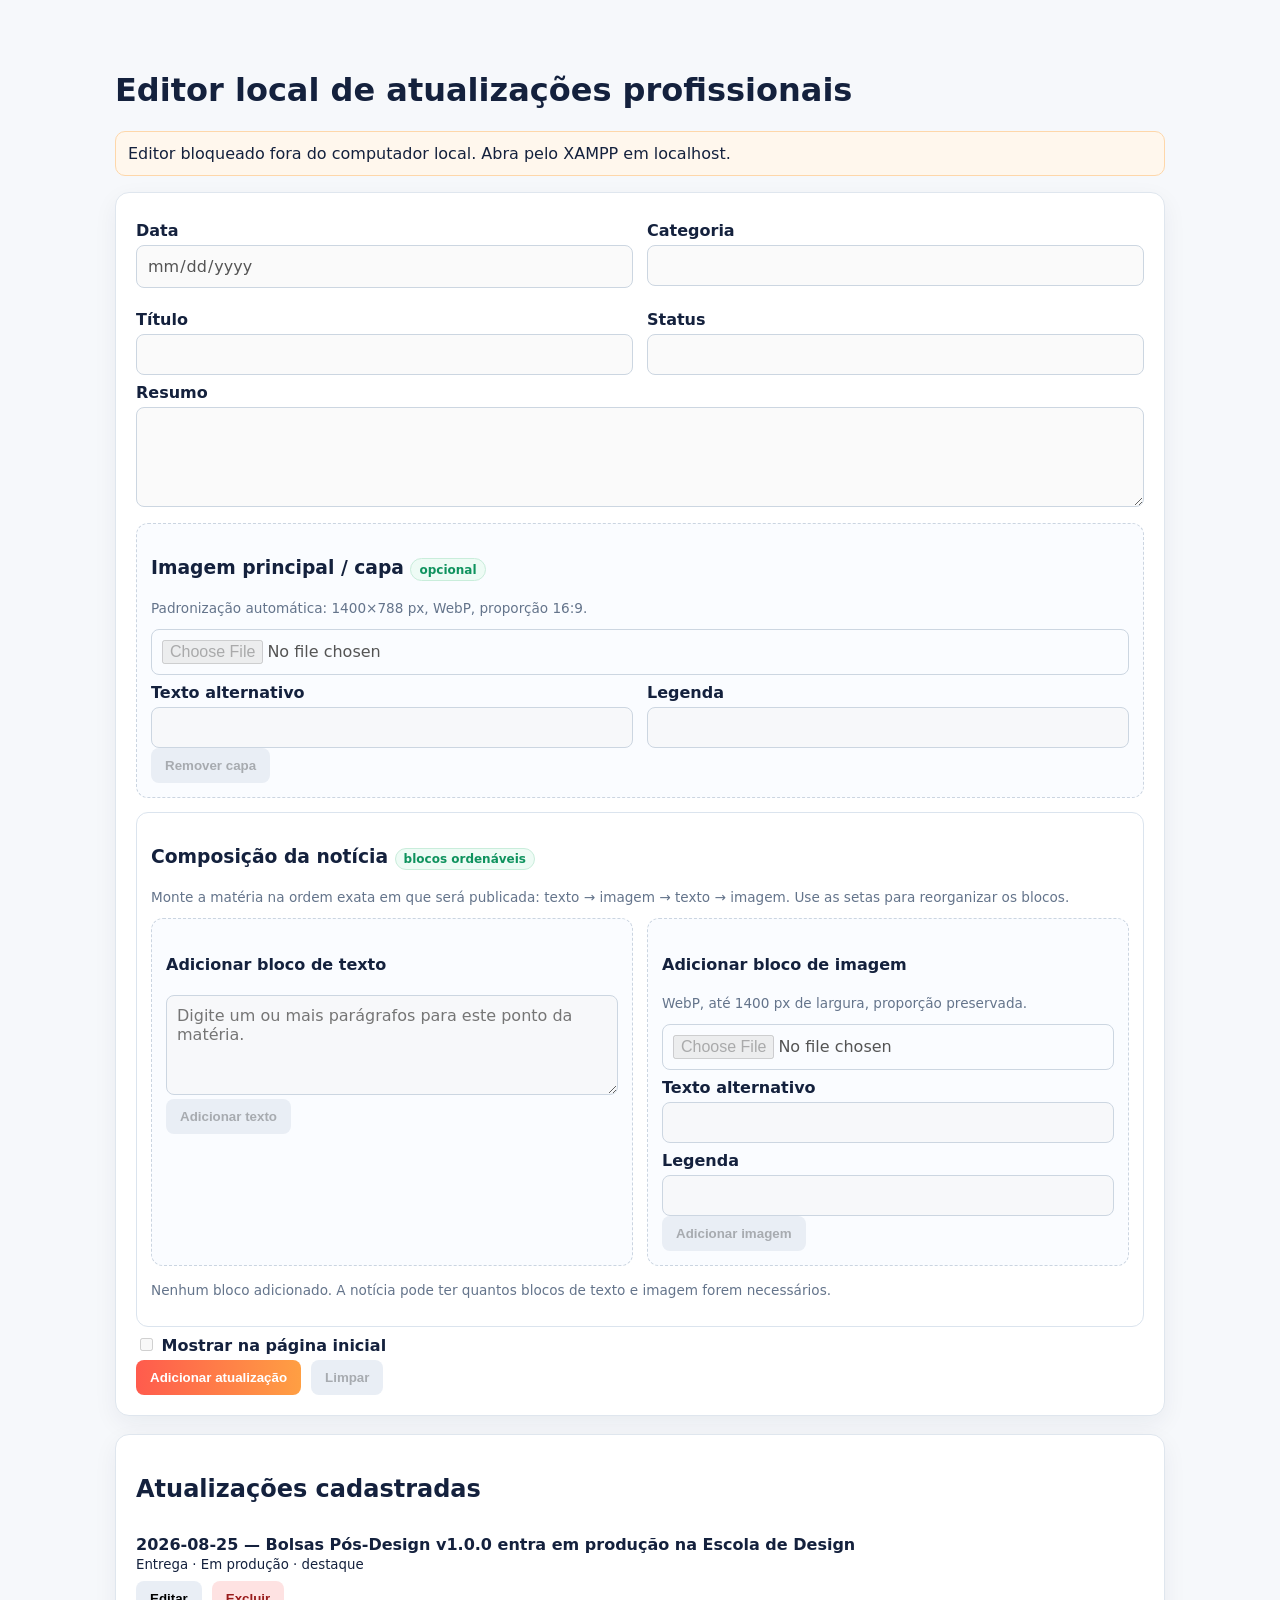
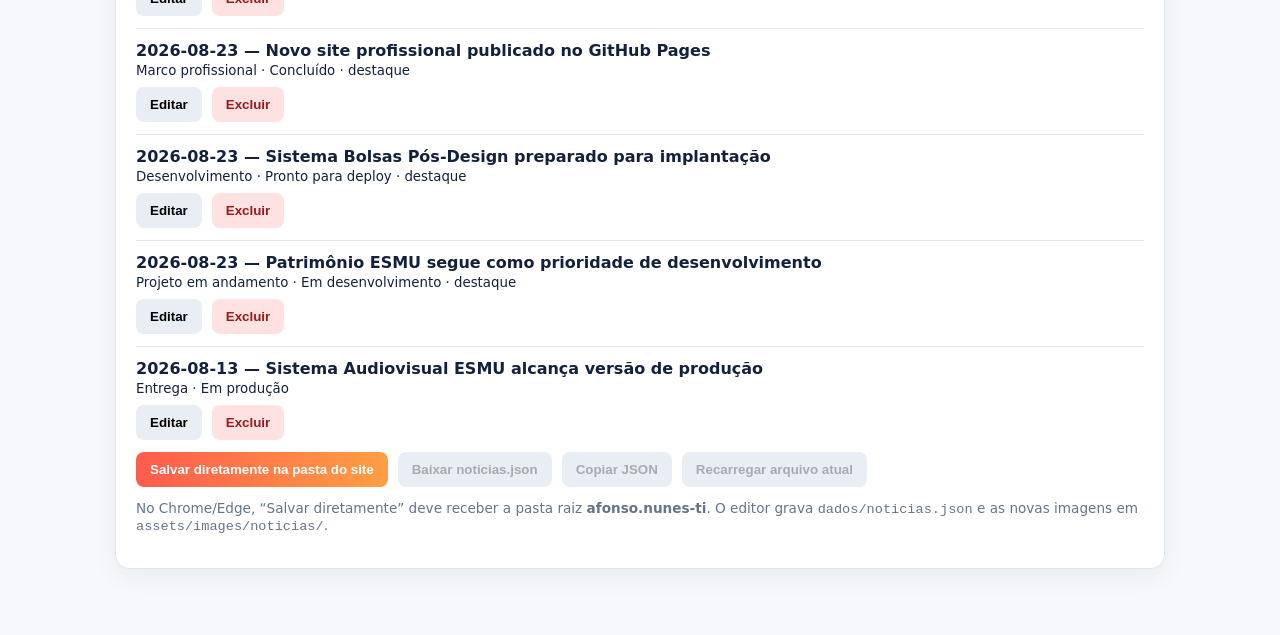
<file: tools/editor-noticias.html>
<!DOCTYPE html>
<html lang="pt-BR">
<head>
<meta charset="UTF-8">
<meta name="viewport" content="width=device-width,initial-scale=1">
<meta name="robots" content="noindex,nofollow">
<title>Editor local de atualizações</title>
<style>
body{font-family:Segoe UI,system-ui;background:#f6f8fb;color:#14213d;margin:0}.wrap{max-width:1050px;margin:30px auto;padding:20px}.card{background:#fff;border:1px solid #dfe6ee;border-radius:14px;padding:20px;margin-bottom:18px;box-shadow:0 8px 24px rgba(20,33,61,.06)}.grid{display:grid;grid-template-columns:1fr 1fr;gap:14px}label{display:block;font-weight:700;margin:8px 0 5px}input,textarea,select{width:100%;box-sizing:border-box;padding:10px;border:1px solid #ccd6e1;border-radius:8px;font:inherit}textarea{min-height:100px}button{padding:10px 14px;border:0;border-radius:8px;font-weight:700;cursor:pointer}.primary{background:linear-gradient(90deg,#ff5b4d,#ff9f43);color:#fff}.secondary{background:#e9eef5}.danger{background:#fee2e2;color:#991b1b}.actions{display:flex;gap:10px;flex-wrap:wrap}.notice{background:#fff7ed;border:1px solid #fed7aa;padding:12px;border-radius:10px}.success{background:#ecfdf5;border:1px solid #a7f3d0;color:#065f46;padding:12px;border-radius:10px;margin-top:12px;display:none}.item{border-top:1px solid #e5e7eb;padding:12px 0}.item:first-child{border-top:0}.media-box{border:1px dashed #cbd5e1;border-radius:12px;padding:14px;margin-top:12px;background:#fafcff}.preview{width:100%;max-height:320px;object-fit:contain;background:#eef2f7;border-radius:10px;display:none;margin-top:10px}.hint{font-size:.85rem;color:#64748b}.badge{display:inline-block;background:#eefbf5;color:#0f925e;border:1px solid #c9eddb;border-radius:999px;padding:.2rem .5rem;font-size:.75rem;font-weight:700}.block-editor{border:1px solid #dbe4ee;border-radius:12px;padding:14px;margin-top:14px;background:#fff}.block-toolbar{display:grid;grid-template-columns:1fr 1fr;gap:14px}.block-list{margin-top:16px}.content-block{border:1px solid #e2e8f0;border-radius:10px;padding:12px;margin:10px 0;background:#f9fbfd}.content-block-head{display:flex;justify-content:space-between;gap:12px;align-items:center;margin-bottom:8px}.content-block-type{font-size:.74rem;font-weight:800;color:#0f925e;text-transform:uppercase;letter-spacing:.06em}.content-block p{margin:.35rem 0;white-space:pre-line}.content-block img{display:block;max-width:260px;max-height:150px;object-fit:contain;border-radius:8px;background:#eef2f7;margin-top:8px}@media(max-width:700px){.grid,.block-toolbar{grid-template-columns:1fr}.content-block-head{align-items:flex-start;flex-direction:column}}
</style>
</head>
<body>
<div class="wrap">
<h1>Editor local de atualizações profissionais</h1>
<p class="notice" id="guard"></p>
<div id="feedback" class="success" role="status"></div>
<div class="card">
<div class="grid"><div><label>Data</label><input id="data" type="date"></div><div><label>Categoria</label><input id="categoria"></div><div><label>Título</label><input id="titulo"></div><div><label>Status</label><input id="status"></div></div>
<label>Resumo</label><textarea id="resumo"></textarea>
<div class="media-box"><h3>Imagem principal / capa <span class="badge">opcional</span></h3><p class="hint">Padronização automática: 1400×788 px, WebP, proporção 16:9.</p><input id="capaArquivo" type="file" accept="image/*"><img id="capaPreview" class="preview" alt="Prévia da capa"><div class="grid"><div><label>Texto alternativo</label><input id="capaAlt"></div><div><label>Legenda</label><input id="capaLegenda"></div></div><div class="actions"><button class="secondary" id="removerCapa" type="button">Remover capa</button></div></div>
<div class="block-editor"><h3>Composição da notícia <span class="badge">blocos ordenáveis</span></h3><p class="hint">Monte a matéria na ordem exata em que será publicada: texto → imagem → texto → imagem. Use as setas para reorganizar os blocos.</p><div class="block-toolbar"><div class="media-box" style="margin-top:0"><h4>Adicionar bloco de texto</h4><textarea id="blocoTexto" placeholder="Digite um ou mais parágrafos para este ponto da matéria."></textarea><div class="actions"><button class="secondary" id="addTexto" type="button">Adicionar texto</button></div></div><div class="media-box" style="margin-top:0"><h4>Adicionar bloco de imagem</h4><p class="hint">WebP, até 1400 px de largura, proporção preservada.</p><input id="corpoArquivo" type="file" accept="image/*"><img id="corpoPreview" class="preview" alt="Prévia da imagem"><label>Texto alternativo</label><input id="corpoAlt"><label>Legenda</label><input id="corpoLegenda"><div class="actions"><button class="secondary" id="addCorpo" type="button">Adicionar imagem</button></div></div></div><div id="blocosLista" class="block-list"></div></div>
<label><input id="destaque" type="checkbox" style="width:auto"> Mostrar na página inicial</label><div class="actions"><button class="primary" id="salvar">Adicionar atualização</button><button class="secondary" id="limpar">Limpar</button></div>
</div>
<div class="card"><h2>Atualizações cadastradas</h2><div id="lista"></div><div class="actions"><button class="primary" id="salvarDireto">Salvar diretamente na pasta do site</button><button class="secondary" id="baixar">Baixar noticias.json</button><button class="secondary" id="copiar">Copiar JSON</button><button class="secondary" id="carregar">Recarregar arquivo atual</button></div><p class="hint">No Chrome/Edge, “Salvar diretamente” deve receber a pasta raiz <strong>afonso.nunes-ti</strong>. O editor grava <code>dados/noticias.json</code> e as novas imagens em <code>assets/images/noticias/</code>.</p></div>
</div>
<script>
const remote=!['localhost','127.0.0.1'].includes(location.hostname),f=id=>document.getElementById(id),STORAGE='afonso-noticias-editor-v2';let items=[],editing=null,cover=null,blocks=[],pending=new Map();
function feedback(msg){const el=f('feedback');el.textContent=msg;el.style.display='block';setTimeout(()=>el.style.display='none',5000)}function persist(){if(!remote)localStorage.setItem(STORAGE,JSON.stringify(items))}function slug(s){return s.toLowerCase().normalize('NFD').replace(/[\u0300-\u036f]/g,'').replace(/[^a-z0-9]+/g,'-').replace(/^-|-$/g,'').slice(0,55)}function pathFor(kind){const d=f('data').value||new Date().toISOString().slice(0,10),t=slug(f('titulo').value||'noticia'),id=Date.now().toString(36);return`assets/images/noticias/${d}-${t}-${kind}-${id}.webp`}
async function imageToBlob(file,mode){const bmp=await createImageBitmap(file),c=document.createElement('canvas'),ctx=c.getContext('2d');if(mode==='cover'){c.width=1400;c.height=788;const r=Math.max(c.width/bmp.width,c.height/bmp.height),w=bmp.width*r,h=bmp.height*r;ctx.drawImage(bmp,(c.width-w)/2,(c.height-h)/2,w,h)}else{const r=Math.min(1,1400/bmp.width);c.width=Math.round(bmp.width*r);c.height=Math.round(bmp.height*r);ctx.drawImage(bmp,0,0,c.width,c.height)}return new Promise((res,rej)=>c.toBlob(b=>b?res(b):rej(new Error('Falha ao converter imagem')),'image/webp',.86))}
async function previewFile(input,img,mode){const file=input.files[0];if(!file){img.style.display='none';return null}const blob=await imageToBlob(file,mode),url=URL.createObjectURL(blob);img.src=url;img.style.display='block';return blob}
f('capaArquivo').onchange=async()=>{try{const blob=await previewFile(f('capaArquivo'),f('capaPreview'),'cover');if(blob){if(cover?.src&&pending.has(cover.src))pending.delete(cover.src);const src=pathFor('capa');pending.set(src,blob);cover={src,alt:f('capaAlt').value.trim(),legenda:f('capaLegenda').value.trim()};feedback('Capa processada em 1400×788 WebP.')}}catch(e){alert(e.message)}};
f('corpoArquivo').onchange=()=>previewFile(f('corpoArquivo'),f('corpoPreview'),'body').catch(e=>alert(e.message));
f('addTexto').onclick=()=>{const texto=f('blocoTexto').value.trim();if(!texto)return alert('Digite o texto deste bloco.');blocks.push({tipo:'texto',texto});f('blocoTexto').value='';renderBlocks();feedback('Bloco de texto adicionado.')};
f('addCorpo').onclick=async()=>{const file=f('corpoArquivo').files[0];if(!file)return alert('Escolha uma imagem.');try{const blob=await imageToBlob(file,'body'),src=pathFor('corpo');pending.set(src,blob);blocks.push({tipo:'imagem',src,alt:f('corpoAlt').value.trim(),legenda:f('corpoLegenda').value.trim()});f('corpoArquivo').value='';f('corpoAlt').value='';f('corpoLegenda').value='';f('corpoPreview').style.display='none';renderBlocks();feedback('Bloco de imagem adicionado.')}catch(e){alert(e.message)}};
f('removerCapa').onclick=()=>{if(cover?.src&&pending.has(cover.src))pending.delete(cover.src);cover=null;f('capaArquivo').value='';f('capaAlt').value='';f('capaLegenda').value='';f('capaPreview').style.display='none'};
function blockPreviewSrc(src){if(pending.has(src))return URL.createObjectURL(pending.get(src));return'../'+src}function esc(v){return String(v??'').replace(/[&<>"']/g,c=>({'&':'&amp;','<':'&lt;','>':'&gt;','"':'&quot;',"'":'&#039;'}[c]))}
function renderBlocks(){f('blocosLista').innerHTML=blocks.map((b,i)=>{const body=b.tipo==='imagem'?`<small>${esc(b.src)}</small>${b.legenda?`<p><em>${esc(b.legenda)}</em></p>`:''}<img src="${esc(blockPreviewSrc(b.src))}" alt="">`:`<p>${esc(b.texto||'')}</p>`;return`<div class="content-block"><div class="content-block-head"><span class="content-block-type">${i+1}. ${b.tipo==='imagem'?'Imagem':'Texto'}</span><div class="actions"><button class="secondary" type="button" onclick="moveBlock(${i},-1)" ${i===0?'disabled':''}>↑</button><button class="secondary" type="button" onclick="moveBlock(${i},1)" ${i===blocks.length-1?'disabled':''}>↓</button>${b.tipo==='texto'?`<button class="secondary" type="button" onclick="editTextBlock(${i})">Editar texto</button>`:''}<button class="danger" type="button" onclick="removeBlock(${i})">Remover</button></div></div>${body}</div>`}).join('')||'<p class="hint">Nenhum bloco adicionado. A notícia pode ter quantos blocos de texto e imagem forem necessários.</p>'}
window.moveBlock=(i,d)=>{const j=i+d;if(j<0||j>=blocks.length)return;[blocks[i],blocks[j]]=[blocks[j],blocks[i]];renderBlocks()};window.removeBlock=i=>{const b=blocks[i];if(b?.tipo==='imagem'&&pending.has(b.src))pending.delete(b.src);blocks.splice(i,1);renderBlocks()};window.editTextBlock=i=>{const b=blocks[i];if(!b||b.tipo!=='texto')return;const novo=prompt('Edite o texto deste bloco:',b.texto||'');if(novo!==null&&novo.trim()){b.texto=novo.trim();renderBlocks()}};
f('guard').textContent=remote?'Editor bloqueado fora do computador local. Abra pelo XAMPP em localhost.':'Editor local ativo. Notícias agora são compostas por blocos ordenáveis de texto e imagem, com conversão automática para WebP.';
async function load(force=false){try{if(!remote&&!force){const saved=localStorage.getItem(STORAGE);if(saved){items=JSON.parse(saved);render();return}}items=await(await fetch('../dados/noticias.json?'+Date.now())).json();persist()}catch(e){items=[]}render()}
function render(){items.sort((a,b)=>b.data.localeCompare(a.data));f('lista').innerHTML=items.map((x,i)=>`<div class="item"><strong>${x.data} — ${x.titulo}</strong><br><small>${x.categoria} · ${x.status}${x.destaque?' · destaque':''}${x.imagem?.src?' · com capa':''}${Array.isArray(x.blocos)&&x.blocos.some(b=>b.tipo==='imagem')?' · com imagens internas':''}</small><div class="actions" style="margin-top:8px"><button class="secondary" onclick="editItem(${i})">Editar</button><button class="danger" onclick="delItem(${i})">Excluir</button></div></div>`).join('')||'<p>Nenhuma atualização.</p>'}
function clearForm(){editing=null;['data','categoria','titulo','status','resumo','capaAlt','capaLegenda','corpoAlt','corpoLegenda','blocoTexto'].forEach(id=>f(id).value='');f('destaque').checked=false;f('capaArquivo').value='';f('corpoArquivo').value='';f('capaPreview').style.display='none';f('corpoPreview').style.display='none';cover=null;blocks=[];renderBlocks();f('salvar').textContent='Adicionar atualização'}
window.editItem=i=>{editing=i;const x=items[i];['data','categoria','titulo','status','resumo'].forEach(id=>f(id).value=x[id]||'');f('destaque').checked=!!x.destaque;cover=x.imagem?{...x.imagem}:null;if(cover){f('capaAlt').value=cover.alt||'';f('capaLegenda').value=cover.legenda||''}blocks=Array.isArray(x.blocos)&&x.blocos.length?x.blocos.map(b=>({...b})):(x.conteudo?[{tipo:'texto',texto:x.conteudo}]:[]);renderBlocks();f('salvar').textContent='Salvar alteração';scrollTo({top:0,behavior:'smooth'})};window.delItem=i=>{if(confirm('Excluir esta atualização?')){items.splice(i,1);persist();render();feedback('Atualização excluída do editor local.')}};
f('salvar').onclick=()=>{if(remote)return;const t=f('titulo').value.trim(),d=f('data').value,r=f('resumo').value.trim();if(!d||!t||!r)return alert('Preencha data, título e resumo.');if(!blocks.length&&!confirm('A notícia está sem conteúdo em blocos. Deseja salvar mesmo assim?'))return;if(cover){cover.alt=f('capaAlt').value.trim();cover.legenda=f('capaLegenda').value.trim()}const legacyText=blocks.filter(b=>b.tipo==='texto').map(b=>b.texto).join('\n\n');const x={id:(d+'-'+slug(t)).slice(0,90),data:d,categoria:f('categoria').value.trim(),titulo:t,resumo:r,conteudo:legacyText,status:f('status').value.trim(),destaque:f('destaque').checked,blocos:blocks.map(b=>({...b}))};if(cover)x.imagem={...cover};editing===null?items.push(x):items[editing]=x;persist();clearForm();render();feedback('Atualização salva no editor local com a ordem dos blocos preservada. Use “Salvar diretamente” para gravar JSON e imagens no projeto.')};
f('limpar').onclick=clearForm;f('carregar').onclick=()=>{if(confirm('Recarregar o arquivo do projeto e descartar as alterações locais salvas neste navegador?')){localStorage.removeItem(STORAGE);load(true);feedback('Arquivo dados/noticias.json recarregado.')}};f('baixar').onclick=()=>{if(remote)return;const blob=new Blob([JSON.stringify(items,null,2)],{type:'application/json;charset=utf-8'}),url=URL.createObjectURL(blob),a=document.createElement('a');a.href=url;a.download='noticias.json';a.click();setTimeout(()=>URL.revokeObjectURL(url),1500)};f('copiar').onclick=async()=>{const txt=JSON.stringify(items,null,2);try{await navigator.clipboard.writeText(txt);feedback('JSON copiado.')}catch(e){prompt('Copie o JSON abaixo:',txt)}};async function dir(root,n){return root.getDirectoryHandle(n,{create:true})}
f('salvarDireto').onclick=async()=>{if(remote)return;if(!window.showDirectoryPicker)return alert('Use Chrome ou Edge atualizado.');try{const root=await showDirectoryPicker({mode:'readwrite'}),dados=await dir(root,'dados'),assets=await dir(root,'assets'),images=await dir(assets,'images'),news=await dir(images,'noticias');const fh=await dados.getFileHandle('noticias.json',{create:true}),w=await fh.createWritable();await w.write(JSON.stringify(items,null,2));await w.close();for(const[src,blob]of pending){const name=src.split('/').pop(),ih=await news.getFileHandle(name,{create:true}),iw=await ih.createWritable();await iw.write(blob);await iw.close()}pending.clear();feedback('Salvo: dados/noticias.json e imagens novas em assets/images/noticias/. Agora faça Commit + Push no GitHub Desktop.')}catch(e){if(e.name!=='AbortError')alert('Falha ao salvar: '+e.message)}};
if(remote)document.querySelectorAll('button,input,textarea,select').forEach(el=>el.disabled=true);renderBlocks();load();
</script>
</body>
</html>
</file>
<file: assets/css/style.css>
:root{--bg:#f7f9fc;--surface:#fff;--surface-soft:#f4f7fb;--text:#15213b;--muted:#5a677a;--border:#e1e7ef;--green:#16a66a;--warm:linear-gradient(90deg,#ff5b4d,#ff8b3d,#ffc53d);--cool:linear-gradient(90deg,#a9cf3a,#3cc49c,#3b82f6);--shadow:0 12px 34px rgba(22,33,59,.08);--shadow-strong:0 20px 50px rgba(22,33,59,.12);--radius:16px;--font:'Segoe UI',system-ui,-apple-system,BlinkMacSystemFont,sans-serif;--mono:'Consolas','Monaco','Courier New',monospace;--max:1180px}*,*::before,*::after{box-sizing:border-box;margin:0;padding:0}html{scroll-behavior:smooth}body{font-family:var(--font);background:var(--bg);color:var(--text);line-height:1.6;font-size:16px}p{color:var(--muted)}h1,h2,h3{line-height:1.16}a{color:inherit}.container{width:min(90%,var(--max));margin:0 auto}.skip-link{position:absolute;top:-60px;left:1rem;z-index:9999;background:#fff;color:#111827;padding:.7rem 1rem;border:2px solid #f59e0b;border-radius:8px}.skip-link:focus{top:1rem}:focus-visible{outline:3px solid #f59e0b;outline-offset:3px}.gradient-warm,.gradient-cool{-webkit-background-clip:text;background-clip:text;-webkit-text-fill-color:transparent}.gradient-warm{background-image:var(--warm)}.gradient-cool{background-image:var(--cool)}
.header{position:sticky;top:0;z-index:50;background:rgba(255,255,255,.96);backdrop-filter:blur(14px);border-top:3px solid transparent;border-image:var(--warm) 1;border-bottom:1px solid rgba(225,231,239,.95);box-shadow:0 5px 20px rgba(21,33,59,.035)}.header-container{min-height:78px;display:flex;align-items:center;justify-content:space-between;gap:2rem}.logo{display:flex;flex-direction:column}.logo-name{font-weight:850;font-size:1.2rem;letter-spacing:-.02em}.logo-role{font-size:.72rem;color:#69758a;letter-spacing:.08em;font-weight:650}.nav-list{display:flex;align-items:center;gap:1.55rem;list-style:none}.nav-list a{text-decoration:none;color:#26344b;font-weight:700;font-size:.93rem;transition:color .2s}.nav-list a:hover{color:#ff7048}.mobile-menu-btn{display:none;border:0;background:transparent;cursor:pointer;padding:.7rem}.hamburger,.hamburger::before,.hamburger::after{display:block;width:26px;height:2px;background:#15213b;position:relative;content:""}.hamburger::before{position:absolute;top:-8px}.hamburger::after{position:absolute;top:8px}
.hero{position:relative;overflow:hidden;min-height:560px;display:flex;align-items:center;padding:2.6rem 0 3rem;background:radial-gradient(circle at 60% 20%,rgba(255,132,75,.13),transparent 22%),radial-gradient(circle at 52% 76%,rgba(70,190,220,.12),transparent 28%),linear-gradient(180deg,#fbfdff,#f7fbff);border-bottom:1px solid var(--border)}.hero::before,.hero::after{content:"";position:absolute;width:190px;height:190px;opacity:.32;background-image:radial-gradient(#bfc9d7 1px,transparent 1px);background-size:15px 15px;pointer-events:none}.hero::before{left:-45px;top:12px}.hero::after{right:-35px;bottom:0}.hero-container{position:relative;z-index:2;display:grid;grid-template-columns:.92fr 1.08fr;gap:4.2rem;align-items:center}.status-badge{display:inline-flex;align-items:center;gap:.55rem;padding:.45rem .8rem;border:1px solid #bfe9d5;border-radius:999px;background:#f3fffa;color:#0d915d;font-size:.76rem;font-weight:800;margin-bottom:1.05rem}.status-dot{width:7px;height:7px;border-radius:50%;background:#24c77c;box-shadow:0 0 0 5px rgba(36,199,124,.08)}.hero-title{font-size:clamp(2.8rem,4.6vw,4.15rem);font-weight:900;letter-spacing:-.048em;margin-bottom:1.05rem}.hero-text{font-size:1.02rem;max-width:510px;margin-bottom:1.25rem}.hero-tags{display:flex;gap:.55rem;flex-wrap:wrap;margin-bottom:1.35rem}.tag{padding:.42rem .72rem;border:1px solid var(--border);border-radius:8px;background:rgba(255,255,255,.82);color:#344158;font-size:.74rem;font-weight:800;box-shadow:0 3px 10px rgba(21,33,59,.025)}.hero-buttons{display:flex;gap:.85rem;flex-wrap:wrap}.btn{display:inline-flex;align-items:center;justify-content:center;min-height:46px;padding:.7rem 1.2rem;border-radius:9px;font-weight:800;text-decoration:none;border:1px solid transparent;cursor:pointer;transition:transform .2s,box-shadow .2s,border-color .2s}.btn:hover{transform:translateY(-2px)}.btn-primary{background:var(--warm);color:#fff;box-shadow:0 9px 22px rgba(255,112,72,.17)}.btn-primary:hover{box-shadow:0 13px 28px rgba(255,112,72,.24)}.btn-outline{background:#fff;color:var(--text);border-color:#d9e1ea;box-shadow:0 7px 20px rgba(21,33,59,.05)}.btn-outline:hover{border-color:#bcc8d7}.btn-full{width:100%;margin-top:1rem}.nav-list .btn-primary{min-height:42px;padding:.62rem 1rem;color:#fff}
.hero-terminal{max-width:560px;width:100%;justify-self:end;background:rgba(255,255,255,.96);border:1px solid #dbe3ec;border-radius:14px;overflow:hidden;box-shadow:var(--shadow-strong)}.terminal-header{min-height:48px;padding:.65rem .95rem;display:flex;align-items:center;gap:.5rem;background:linear-gradient(180deg,#fff,#f8fafc);border-bottom:1px solid #dfe6ee}.terminal-dot{width:11px;height:11px;border-radius:50%}.terminal-dot.red{background:#ff5f56}.terminal-dot.yellow{background:#ffbd2e}.terminal-dot.green{background:#27c93f}.terminal-title{margin-left:auto;color:#8a96a8;font-family:var(--mono);font-size:.78rem}.terminal-body{padding:1.45rem 1.6rem 1.55rem;font-family:var(--mono);font-size:.88rem;background:rgba(255,255,255,.8)}.terminal-body p{color:#263449}.terminal-body .prompt{color:#00a967;font-weight:850}.terminal-body .output{margin:.38rem 0 .38rem .9rem;color:#172033}.terminal-body .output.success{color:#00a967;font-weight:750}.blinking-cursor{animation:blink 1s step-end infinite}@keyframes blink{50%{opacity:0}}
.section{padding:3.7rem 0;background:#fff}.bg-darker{background:#f7f9fc}.section-title{display:inline-block;position:relative;margin-bottom:2rem;font-size:1.9rem;font-weight:900;letter-spacing:-.03em}.section-title::after{content:"";position:absolute;left:0;bottom:-9px;width:50px;height:4px;border-radius:999px;background:var(--warm)}.section-subtitle{max-width:700px;margin-top:-.55rem;margin-bottom:1.75rem}.profile-grid{display:grid;grid-template-columns:1.15fr .85fr;gap:1.2rem}.profile-text,.skills-cloud{background:#fff;border:1px solid var(--border);border-radius:var(--radius);box-shadow:var(--shadow);padding:1.35rem}.profile-text{position:relative;overflow:hidden}.profile-text::before{content:"";position:absolute;inset:0 auto 0 0;width:4px;background:var(--warm)}.profile-text p+p{margin-top:.9rem}.skills-cloud{display:flex;align-content:flex-start;flex-wrap:wrap;gap:.5rem}.skill-tag{background:#f8fafc;border:1px solid #e0e7ef;color:#46556a;padding:.36rem .68rem;border-radius:999px;font-size:.8rem;box-shadow:0 3px 9px rgba(21,33,59,.02)}.skills-cloud .skill-tag:nth-child(4n+1){background:#fff4ee;border-color:#ffd7c5}.skills-cloud .skill-tag:nth-child(4n+2){background:#effbf4;border-color:#ccefdc}.skills-cloud .skill-tag:nth-child(4n+3){background:#eff7ff;border-color:#d3e7ff}.skills-cloud .skill-tag:nth-child(4n){background:#f7f0ff;border-color:#e7d6ff}
.cards-grid{display:grid;grid-template-columns:repeat(auto-fit,minmax(250px,1fr));gap:1.15rem}.card{background:#fff;border:1px solid var(--border);border-radius:var(--radius);padding:1.35rem;box-shadow:var(--shadow);transition:transform .22s,box-shadow .22s,border-color .22s}.card:hover{transform:translateY(-3px);box-shadow:0 17px 38px rgba(21,33,59,.1);border-color:#d0dae6}.card h3{margin-bottom:.55rem}.card-icon{width:46px;height:46px;border-radius:50%;display:flex;align-items:center;justify-content:center;font-size:1.35rem;margin-bottom:.75rem;background:#fff3ed;border:1px solid #ffd9c8}.card:nth-child(4n+2) .card-icon{background:#effbf4;border-color:#ccefdc}.card:nth-child(4n+3) .card-icon{background:#eef6ff;border-color:#d6e8ff}.card:nth-child(4n) .card-icon{background:#f7efff;border-color:#e8d7ff}.project-image-placeholder{height:135px;display:flex;align-items:center;justify-content:center;margin-bottom:.9rem;border-radius:11px;color:#263449;font-weight:850;background:linear-gradient(135deg,#fff4ec,#eef7ff);border:1px solid #e5ebf2}.tech-stack{display:flex;flex-wrap:wrap;gap:.4rem;margin:.9rem 0}.tech-stack span{font-size:.74rem;color:#526276;background:#f4f7fa;border:1px solid #e4eaf0;padding:.23rem .5rem;border-radius:999px}.status-badge-small{display:inline-flex;align-items:center;padding:.32rem .65rem;border-radius:999px;color:#0d945d;background:#eefbf5;border:1px solid #c9eddb;font-size:.76rem;font-weight:800}
.modern-form{max-width:860px;margin:0 auto}fieldset{border:1px solid #dfe6ee;border-radius:14px;padding:1.5rem;margin-bottom:1.25rem;background:#fff;box-shadow:var(--shadow)}legend{padding:0 .55rem;font-weight:850;color:#0f925e}.form-group{margin-bottom:.95rem;display:flex;flex-direction:column}.form-row{display:grid;grid-template-columns:repeat(auto-fit,minmax(210px,1fr));gap:.95rem}label{margin-bottom:.38rem;font-size:.88rem;color:#4f6074;font-weight:700}input,select,textarea{width:100%;background:#fbfcfe;border:1px solid #d7e0ea;border-radius:9px;padding:.72rem .82rem;color:#172033;font:inherit;transition:border-color .2s,box-shadow .2s}input:focus,select:focus,textarea:focus{outline:none;border-color:#f59e0b;box-shadow:0 0 0 3px rgba(245,158,11,.12)}.checkbox-group,.privacy-check{flex-direction:row;align-items:flex-start;gap:.65rem}.checkbox-group input,.privacy-check input{width:auto;margin-top:.3rem}.form-notice,.privacy-note,.form-feedback{margin:.9rem 0;padding:.85rem .95rem;border:1px solid #dde5ed;border-radius:10px;background:#f8fafc;color:#5a697c}.form-feedback{border-color:#b9e8d2;background:#f1fcf6;color:#136c4b}.contact-container{text-align:center}.contact-links{display:flex;justify-content:center;gap:.9rem;flex-wrap:wrap;margin-top:1.35rem}.contact-item{display:flex;align-items:center;gap:.5rem;padding:.7rem .95rem;color:#1f2d42;text-decoration:none;background:#fff;border:1px solid #dfe6ee;border-radius:10px;box-shadow:var(--shadow);overflow-wrap:anywhere}.contact-item:hover{border-color:#ffb188;transform:translateY(-2px)}.footer{padding:1.8rem 0;background:#f6f8fb;border-top:1px solid #e2e8f0;text-align:center;color:#6d7a8b}.footer-note{font-size:.82rem;margin-top:.35rem}
@media(max-width:980px){.hero-container{grid-template-columns:1fr;gap:2rem}.hero{min-height:auto}.hero-terminal{justify-self:stretch;max-width:none}.profile-grid{grid-template-columns:1fr}}
@media(max-width:768px){.header-container{min-height:68px}.mobile-menu-btn{display:block}.nav{position:absolute;top:100%;left:0;width:100%;max-height:0;overflow:hidden;background:#fff;border-bottom:1px solid #e2e8f0;transition:max-height .25s ease}.nav.active{max-height:430px}.nav-list{flex-direction:column;align-items:stretch;gap:.4rem;padding:1rem 5%}.nav-list a{display:block;padding:.62rem .2rem}.hero{padding:2.35rem 0 2.7rem}.hero-title{font-size:clamp(2.55rem,12vw,3.5rem)}.hero-text{max-width:none}.form-row{grid-template-columns:1fr}.section{padding:3rem 0}}
@media(max-width:520px){.container{width:92%}.hero-buttons .btn{width:100%}.hero-tags{gap:.4rem}.terminal-body{padding:1.1rem;font-size:.8rem;overflow-wrap:anywhere}.section-title{font-size:1.7rem}}
@media(prefers-reduced-motion:reduce){html{scroll-behavior:auto}*,*::before,*::after{animation-duration:.01ms!important;transition-duration:.01ms!important}}
</file>
<file: assets/css/noticias.css>
.section-heading-row{display:flex;justify-content:space-between;align-items:flex-end;gap:2rem;margin-bottom:1.6rem}.section-heading-row .section-title{margin-bottom:1.2rem}.section-heading-row .section-subtitle{margin:0}.section-eyebrow{display:block;color:#0f925e;font-size:.76rem;font-weight:800;letter-spacing:.1em;margin-bottom:.55rem}.news-home-section{background:linear-gradient(180deg,#fff,#f8fbff)}.news-grid{display:grid;grid-template-columns:repeat(3,minmax(0,1fr));gap:1.2rem}.news-card{background:#fff;border:1px solid #e2e8f0;border-radius:14px;box-shadow:0 10px 28px rgba(20,33,61,.06);display:flex;flex-direction:column;min-height:245px;overflow:hidden}.news-card-body{padding:1.3rem;display:flex;flex-direction:column;flex:1}.news-card-top{display:flex;justify-content:space-between;gap:1rem;align-items:center;margin-bottom:.9rem}.news-card time,.timeline-date{font-size:.78rem;color:#7b8798}.news-category{font-size:.72rem;font-weight:800;color:#0f925e;background:#eefbf5;border:1px solid #c9eddb;padding:.28rem .55rem;border-radius:999px}.news-card h3{font-size:1.15rem;margin-bottom:.7rem}.news-card p{flex:1}.news-card-footer{display:flex;justify-content:space-between;gap:1rem;align-items:center;margin-top:1rem}.news-card-footer a{color:#e85c2f;font-weight:750;text-decoration:none}.news-status{font-size:.72rem;font-weight:750;color:#526276;background:#f4f7fa;border:1px solid #e3e8ef;padding:.25rem .55rem;border-radius:999px}.news-loading{grid-column:1/-1;padding:1rem;color:#6b7280}.news-page-hero{padding:3.4rem 0 2.8rem;background:radial-gradient(circle at 70% 20%,rgba(255,126,69,.12),transparent 24%),linear-gradient(180deg,#fbfdff,#f7fbff);border-bottom:1px solid #e2e8f0}.news-page-hero h1{font-size:clamp(2.5rem,5vw,4rem);letter-spacing:-.04em;margin:.5rem 0 1rem}.news-page-hero p{max-width:760px;font-size:1.08rem}.timeline{display:grid;gap:1.35rem}.timeline-item{display:grid;grid-template-columns:160px 1fr;gap:1.4rem;scroll-margin-top:110px}.timeline-date{padding-top:1rem;text-align:right}.timeline-card{background:#fff;border:1px solid #e2e8f0;border-radius:14px;padding:1.5rem;box-shadow:0 10px 28px rgba(20,33,61,.05);overflow:hidden}.timeline-card h2{font-size:1.35rem;margin:.7rem 0}.timeline-lead{font-weight:650;color:#334155;margin-bottom:.7rem}.news-back{display:inline-flex;margin-top:1.5rem;text-decoration:none;color:#e85c2f;font-weight:750}.news-cover,.news-inline-image{margin:1rem 0}.news-card>.news-cover{margin:0}.news-cover img,.news-inline-image img{display:block;width:100%;height:auto;border-radius:12px;object-fit:cover;background:#eef2f7}.news-card>.news-cover img{border-radius:0;aspect-ratio:16/9}.timeline-card>.news-cover img{max-height:520px;aspect-ratio:16/9}.news-inline-image img{max-height:720px;object-fit:contain}.news-cover figcaption,.news-inline-image figcaption{font-size:.78rem;color:#6b7280;margin-top:.45rem}.news-content p{white-space:pre-line}.news-content figure+p,.news-content p+figure{margin-top:1.2rem}.news-share{display:flex;flex-wrap:wrap;align-items:center;gap:.55rem;margin-top:1.4rem;padding-top:1rem;border-top:1px solid #e5eaf0;font-size:.78rem}.news-share>span{font-weight:750;color:#526276}.news-share a,.news-share button{font:inherit;font-weight:750;color:#17324d;background:#f5f8fb;border:1px solid #dbe3ec;border-radius:999px;padding:.42rem .7rem;text-decoration:none;cursor:pointer}.news-share a:hover,.news-share button:hover,.news-share a:focus-visible,.news-share button:focus-visible{border-color:#e85c2f;color:#c74720;outline:none}@media(max-width:950px){.news-grid{grid-template-columns:1fr 1fr}.section-heading-row{align-items:flex-start;flex-direction:column}.timeline-item{grid-template-columns:1fr}.timeline-date{text-align:left;padding:0}}@media(max-width:640px){.news-grid{grid-template-columns:1fr}.news-card{min-height:auto}.news-card-top,.news-card-footer{align-items:flex-start;flex-direction:column}.timeline-card{padding:1.2rem}.news-share{align-items:flex-start}}
</file>
